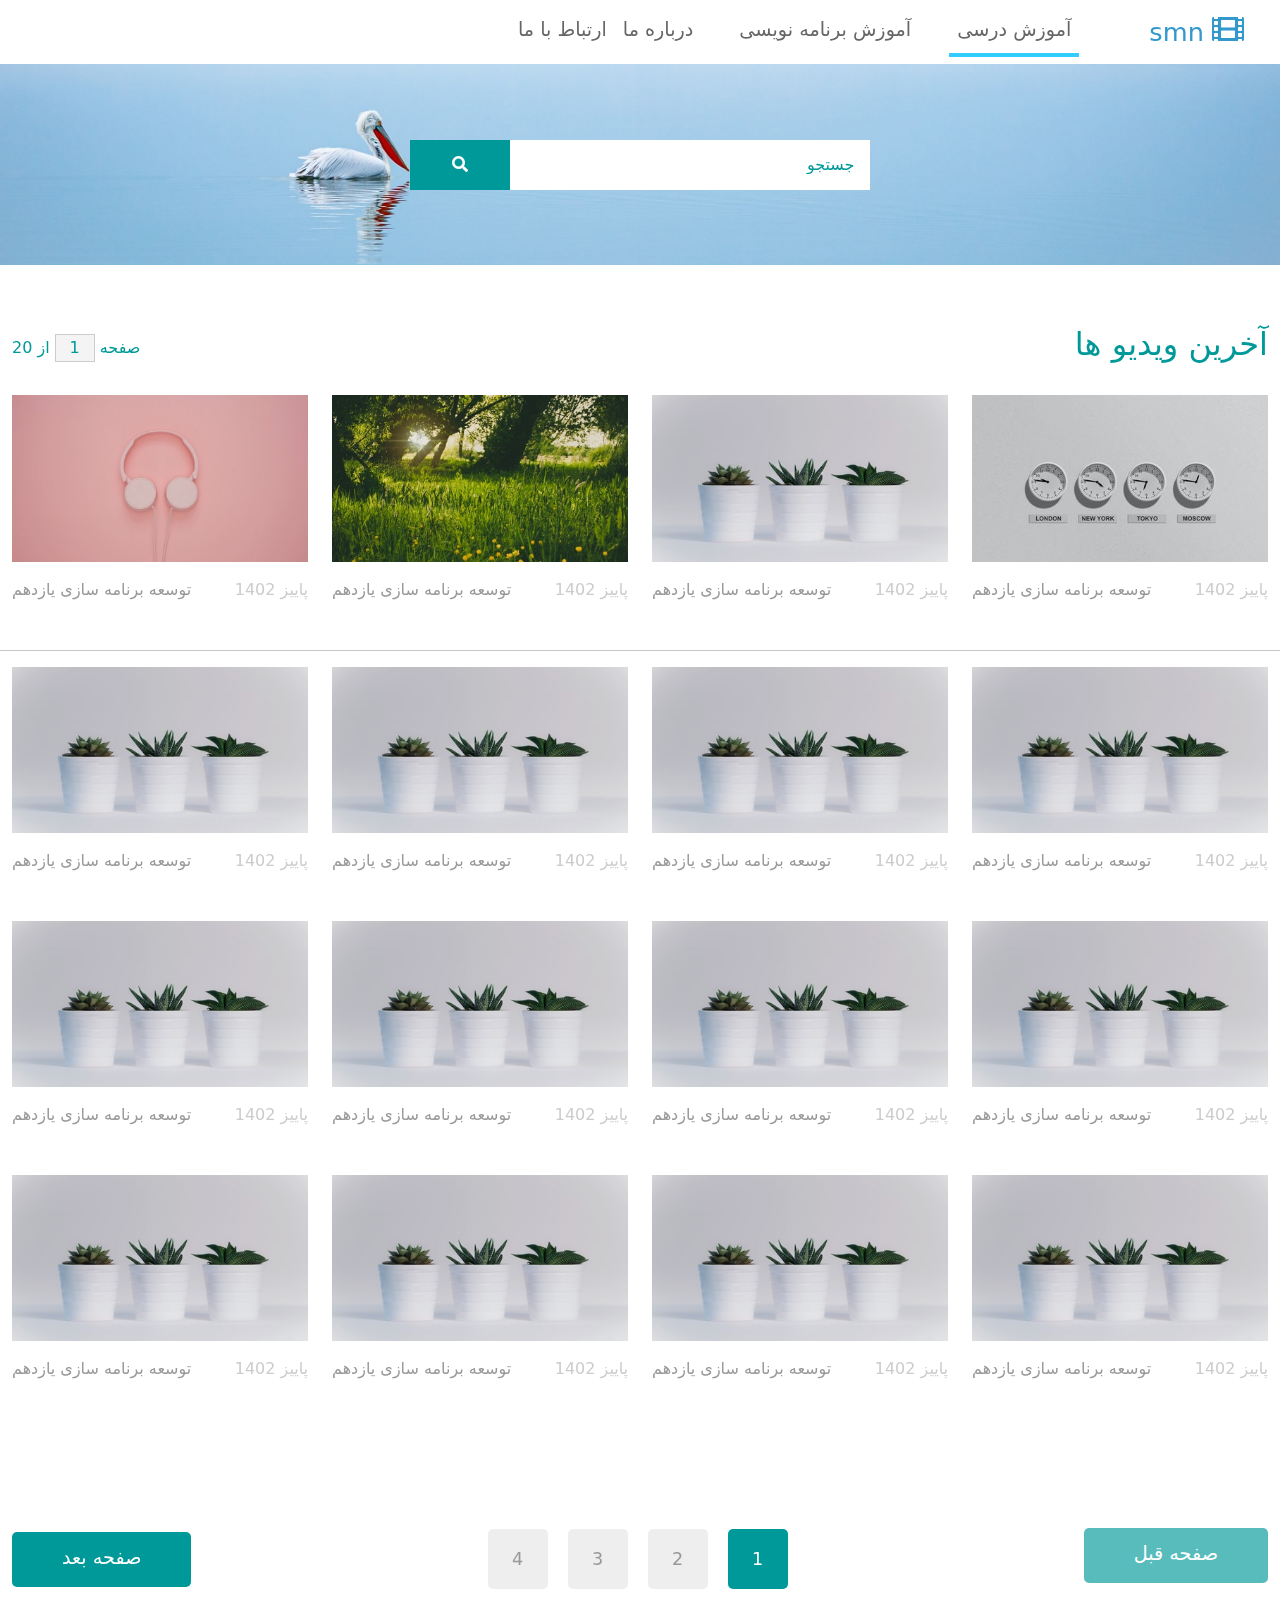
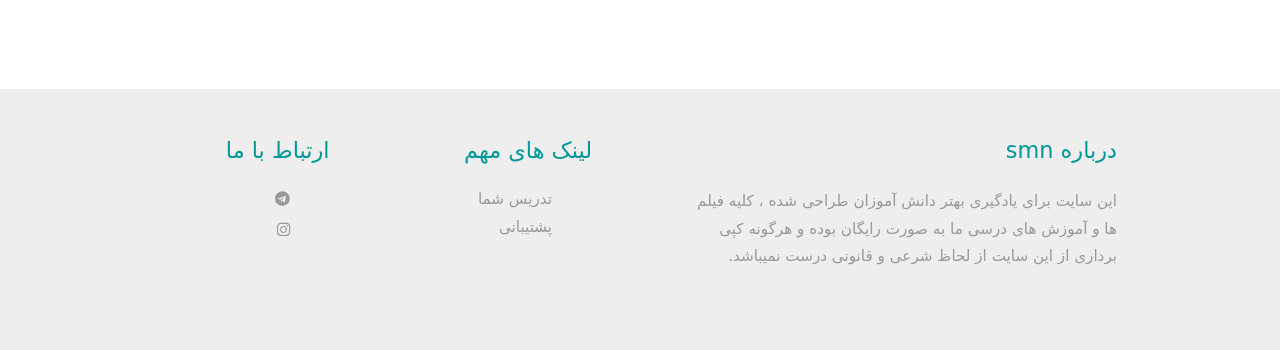
<file: index.html>
<!DOCTYPE html>
<html lang="fa">
<head>
    <meta charset="UTF-8">
    <meta name="viewport" content="width=device-width, initial-scale=1.0">
    <title>smn</title>
    <link rel="stylesheet" href="css/bootstrap.min.css">
    <link rel="stylesheet" href="fontawesome/css/all.min.css">
    <link rel="stylesheet" href="css/templatemo-style.css">
<!--
    
TemplateMo 556 Catalog-Z

https://templatemo.com/tm-556-catalog-z

-->
</head>
<body>
    <!-- Page Loader -->
    <div id="loader-wrapper">
        <div id="loader"></div>

        <div class="loader-section section-left"></div>
        <div class="loader-section section-right"></div>

    </div>
    <nav class="navbar navbar-expand-lg">
        <div class="container-fluid">
            <a class="navbar-brand" href="#">
                <i class="fas fa-film mr-2"></i>
                smn
            </a>
            <button class="navbar-toggler" type="button" data-toggle="collapse" data-target="#navbarSupportedContent" aria-controls="navbarSupportedContent" aria-expanded="false" aria-label="Toggle navigation">
                <i class="fas fa-bars"></i>
            </button>
            <div class="collapse navbar-collapse" id="navbarSupportedContent">
            <ul class="navbar-nav ml-auto mb-2 mb-lg-0">
                <li class="nav-item">
                    <a class="nav-link nav-link-1 active" aria-current="page" href="index.html">آموزش درسی</a>
                </li>
                <li class="nav-item">
                    <a class="nav-link nav-link-2" href="videos.html">آموزش برنامه نویسی</a>
                </li>
                <li class="nav-item">
                    <a class="nav-link nav-link-3" href="about.html">درباره ما</a>
                </li>
                <li class="nav-item">
                    <a class="nav-link nav-link-4" href="contact.html">ارتباط با ما</a>
                </li>
            </ul>
            </div>
        </div>
    </nav>

    <div class="tm-hero d-flex justify-content-center align-items-center" data-parallax="scroll" data-image-src="img/hero.jpg">
        <form class="d-flex tm-search-form">
            <input class="form-control tm-search-input" type="search" placeholder="جستجو" aria-label="Search">
            <button class="btn btn-outline-success tm-search-btn" type="submit">
                <i class="fas fa-search"></i>
            </button>
        </form>
    </div>

    <div class="container-fluid tm-container-content tm-mt-60">
        <div class="row mb-4">
            <h2 class="col-6 tm-text-primary">
                آخرین ویدیو ها
            </h2>
            <div class="col-6 d-flex justify-content-end align-items-center">
                <form action="" class="tm-text-primary">
                    صفحه <input type="text" value="1" size="1" class="tm-input-paging tm-text-primary"> از 20
                </form>
            </div>
        </div>
        <div class="row tm-mb-90 tm-gallery">
        	<div class="col-xl-3 col-lg-4 col-md-6 col-sm-6 col-12 mb-5">
                <figure class="effect-ming tm-video-item">
                    <img src="img/img-03.jpg" alt="Image" class="img-fluid">
                    <figcaption class="d-flex align-items-center justify-content-center">
                        <h2>پودمان1 کارگاه1</h2>
                        <a href="photo-detail.html">جزئیات بیشتر</a>
                    </figcaption>                    
                </figure>
                <div class="d-flex justify-content-between tm-text-gray">
                    <span class="tm-text-gray-light">پاییز 1402</span>
                    <span>توسعه برنامه سازی یازدهم</span>
                </div>
            </div>
            <div class="col-xl-3 col-lg-4 col-md-6 col-sm-6 col-12 mb-5">
                <figure class="effect-ming tm-video-item">
                    <img src="img/img-04.jpg" alt="Image" class="img-fluid">
                    <figcaption class="d-flex align-items-center justify-content-center">
                        <h2>پودمان1 کارگاه2</h2>
                        <a href="photo-detail.html">جزئیات بیشتر</a>
                    </figcaption>                    
                </figure>
                <div class="d-flex justify-content-between tm-text-gray">
                    <span class="tm-text-gray-light">پاییز 1402</span>
                    <span>توسعه برنامه سازی یازدهم</span>
                </div>
            </div>
            <div class="col-xl-3 col-lg-4 col-md-6 col-sm-6 col-12 mb-5">
                <figure class="effect-ming tm-video-item">
                    <img src="img/img-05.jpg" alt="Image" class="img-fluid">
                    <figcaption class="d-flex align-items-center justify-content-center">
                        <h2>پودمان1 کارگاه3</h2>
                        <a href="photo-detail.html">جزئیات بیشتر</a>
                    </figcaption>                    
                </figure>
                <div class="d-flex justify-content-between tm-text-gray">
                    <span class="tm-text-gray-light">پاییز 1402</span>
                    <span>توسعه برنامه سازی یازدهم</span>
                </div>
            </div>
            <div class="col-xl-3 col-lg-4 col-md-6 col-sm-6 col-12 mb-5">
                <figure class="effect-ming tm-video-item">
                    <img src="img/img-06.jpg" alt="Image" class="img-fluid">
                    <figcaption class="d-flex align-items-center justify-content-center">
                        <h2>پودمان1 کارگاه4</h2>
                        <a href="photo-detail.html">جزئیات بیشتر</a>
                    </figcaption>                    
                </figure>
                <div class="d-flex justify-content-between tm-text-gray">
                    <span class="tm-text-gray-light">پاییز 1402</span>
                    <span>توسعه برنامه سازی یازدهم</span>
                </div>
            </div>

           <hr>

            
            
            <div class="col-xl-3 col-lg-4 col-md-6 col-sm-6 col-12 mb-5">
                <figure class="effect-ming tm-video-item">
                    <img src="img/img-04.jpg" alt="Image" class="img-fluid">
                    <figcaption class="d-flex align-items-center justify-content-center">
                        <h2>پودمان1 کارگاه2</h2>
                        <a href="photo-detail.html">جزئیات بیشتر</a>
                    </figcaption>                    
                </figure>
                <div class="d-flex justify-content-between tm-text-gray">
                    <span class="tm-text-gray-light">پاییز 1402</span>
                    <span>توسعه برنامه سازی یازدهم</span>
                </div>
            </div>
            <div class="col-xl-3 col-lg-4 col-md-6 col-sm-6 col-12 mb-5">
                <figure class="effect-ming tm-video-item">
                    <img src="img/img-04.jpg" alt="Image" class="img-fluid">
                    <figcaption class="d-flex align-items-center justify-content-center">
                        <h2>پودمان1 کارگاه2</h2>
                        <a href="photo-detail.html">جزئیات بیشتر</a>
                    </figcaption>                    
                </figure>
                <div class="d-flex justify-content-between tm-text-gray">
                    <span class="tm-text-gray-light">پاییز 1402</span>
                    <span>توسعه برنامه سازی یازدهم</span>
                </div>
            </div>
            <div class="col-xl-3 col-lg-4 col-md-6 col-sm-6 col-12 mb-5">
                <figure class="effect-ming tm-video-item">
                    <img src="img/img-04.jpg" alt="Image" class="img-fluid">
                    <figcaption class="d-flex align-items-center justify-content-center">
                        <h2>پودمان1 کارگاه2</h2>
                        <a href="photo-detail.html">جزئیات بیشتر</a>
                    </figcaption>                    
                </figure>
                <div class="d-flex justify-content-between tm-text-gray">
                    <span class="tm-text-gray-light">پاییز 1402</span>
                    <span>توسعه برنامه سازی یازدهم</span>
                </div>
            </div>
            <div class="col-xl-3 col-lg-4 col-md-6 col-sm-6 col-12 mb-5">
                <figure class="effect-ming tm-video-item">
                    <img src="img/img-04.jpg" alt="Image" class="img-fluid">
                    <figcaption class="d-flex align-items-center justify-content-center">
                        <h2>پودمان1 کارگاه2</h2>
                        <a href="photo-detail.html">جزئیات بیشتر</a>
                    </figcaption>                    
                </figure>
                <div class="d-flex justify-content-between tm-text-gray">
                    <span class="tm-text-gray-light">پاییز 1402</span>
                    <span>توسعه برنامه سازی یازدهم</span>
                </div>
            </div>
            <div class="col-xl-3 col-lg-4 col-md-6 col-sm-6 col-12 mb-5">
                <figure class="effect-ming tm-video-item">
                    <img src="img/img-04.jpg" alt="Image" class="img-fluid">
                    <figcaption class="d-flex align-items-center justify-content-center">
                        <h2>پودمان1 کارگاه2</h2>
                        <a href="photo-detail.html">جزئیات بیشتر</a>
                    </figcaption>                    
                </figure>
                <div class="d-flex justify-content-between tm-text-gray">
                    <span class="tm-text-gray-light">پاییز 1402</span>
                    <span>توسعه برنامه سازی یازدهم</span>
                </div>
            </div>
            <div class="col-xl-3 col-lg-4 col-md-6 col-sm-6 col-12 mb-5">
                <figure class="effect-ming tm-video-item">
                    <img src="img/img-04.jpg" alt="Image" class="img-fluid">
                    <figcaption class="d-flex align-items-center justify-content-center">
                        <h2>پودمان1 کارگاه2</h2>
                        <a href="photo-detail.html">جزئیات بیشتر</a>
                    </figcaption>                    
                </figure>
                <div class="d-flex justify-content-between tm-text-gray">
                    <span class="tm-text-gray-light">پاییز 1402</span>
                    <span>توسعه برنامه سازی یازدهم</span>
                </div>
            </div>
            <div class="col-xl-3 col-lg-4 col-md-6 col-sm-6 col-12 mb-5">
                <figure class="effect-ming tm-video-item">
                    <img src="img/img-04.jpg" alt="Image" class="img-fluid">
                    <figcaption class="d-flex align-items-center justify-content-center">
                        <h2>پودمان1 کارگاه2</h2>
                        <a href="photo-detail.html">جزئیات بیشتر</a>
                    </figcaption>                    
                </figure>
                <div class="d-flex justify-content-between tm-text-gray">
                    <span class="tm-text-gray-light">پاییز 1402</span>
                    <span>توسعه برنامه سازی یازدهم</span>
                </div>
            </div>
            <div class="col-xl-3 col-lg-4 col-md-6 col-sm-6 col-12 mb-5">
                <figure class="effect-ming tm-video-item">
                    <img src="img/img-04.jpg" alt="Image" class="img-fluid">
                    <figcaption class="d-flex align-items-center justify-content-center">
                        <h2>پودمان1 کارگاه2</h2>
                        <a href="photo-detail.html">جزئیات بیشتر</a>
                    </figcaption>                    
                </figure>
                <div class="d-flex justify-content-between tm-text-gray">
                    <span class="tm-text-gray-light">پاییز 1402</span>
                    <span>توسعه برنامه سازی یازدهم</span>
                </div>
            </div>
            <div class="col-xl-3 col-lg-4 col-md-6 col-sm-6 col-12 mb-5">
                <figure class="effect-ming tm-video-item">
                    <img src="img/img-04.jpg" alt="Image" class="img-fluid">
                    <figcaption class="d-flex align-items-center justify-content-center">
                        <h2>پودمان1 کارگاه2</h2>
                        <a href="photo-detail.html">جزئیات بیشتر</a>
                    </figcaption>                    
                </figure>
                <div class="d-flex justify-content-between tm-text-gray">
                    <span class="tm-text-gray-light">پاییز 1402</span>
                    <span>توسعه برنامه سازی یازدهم</span>
                </div>
            </div>
            <div class="col-xl-3 col-lg-4 col-md-6 col-sm-6 col-12 mb-5">
                <figure class="effect-ming tm-video-item">
                    <img src="img/img-04.jpg" alt="Image" class="img-fluid">
                    <figcaption class="d-flex align-items-center justify-content-center">
                        <h2>پودمان1 کارگاه2</h2>
                        <a href="photo-detail.html">جزئیات بیشتر</a>
                    </figcaption>                    
                </figure>
                <div class="d-flex justify-content-between tm-text-gray">
                    <span class="tm-text-gray-light">پاییز 1402</span>
                    <span>توسعه برنامه سازی یازدهم</span>
                </div>
            </div>
            <div class="col-xl-3 col-lg-4 col-md-6 col-sm-6 col-12 mb-5">
                <figure class="effect-ming tm-video-item">
                    <img src="img/img-04.jpg" alt="Image" class="img-fluid">
                    <figcaption class="d-flex align-items-center justify-content-center">
                        <h2>پودمان1 کارگاه2</h2>
                        <a href="photo-detail.html">جزئیات بیشتر</a>
                    </figcaption>                    
                </figure>
                <div class="d-flex justify-content-between tm-text-gray">
                    <span class="tm-text-gray-light">پاییز 1402</span>
                    <span>توسعه برنامه سازی یازدهم</span>
                </div>
            </div>
            <div class="col-xl-3 col-lg-4 col-md-6 col-sm-6 col-12 mb-5">
                <figure class="effect-ming tm-video-item">
                    <img src="img/img-04.jpg" alt="Image" class="img-fluid">
                    <figcaption class="d-flex align-items-center justify-content-center">
                        <h2>پودمان1 کارگاه2</h2>
                        <a href="photo-detail.html">جزئیات بیشتر</a>
                    </figcaption>                    
                </figure>
                <div class="d-flex justify-content-between tm-text-gray">
                    <span class="tm-text-gray-light">پاییز 1402</span>
                    <span>توسعه برنامه سازی یازدهم</span>
                </div>
            </div>         
        </div> <!-- row -->
        <div class="row tm-mb-90">
            <div class="col-12 d-flex justify-content-between align-items-center tm-paging-col">
                <a href="javascript:void(0);" class="btn btn-primary tm-btn-prev mb-2 disabled">صفحه قبل</a>
                <div class="tm-paging d-flex">
                    <a href="javascript:void(0);" class="active tm-paging-link">1</a>
                    <a href="javascript:void(2);" class="tm-paging-link">2</a>
                    <a href="javascript:void(0);" class="tm-paging-link">3</a>
                    <a href="javascript:void(0);" class="tm-paging-link">4</a>
                </div>
                <a href="javascript:void(0);" class="btn btn-primary tm-btn-next">صفحه بعد</a>
            </div>            
        </div>
    </div> <!-- container-fluid, tm-container-content -->

    <footer class="tm-bg-gray pt-5 pb-3 tm-text-gray tm-footer">
        <div class="container-fluid tm-container-small">
            <div class="row">
                <div class="col-lg-6 col-md-12 col-12 px-5 mb-5">
                    <h3 class="tm-text-primary mb-4 tm-footer-title">درباره smn</h3>
                    <p>این سایت برای یادگیری بهتر دانش آموزان طراحی شده ، کلیه فیلم ها و آموزش های درسی ما به صورت رایگان  بوده و هرگونه کپی برداری از این سایت از لحاظ شرعی و قانونی درست نمیباشد.</p>
                </div>
                <div class="col-lg-3 col-md-6 col-sm-6 col-12 px-5 mb-5">
                    <h3 class="tm-text-primary mb-4 tm-footer-title">لینک های مهم</h3>
                    <ul class="tm-footer-links pl-0">
                        <li><a href="#">تدریس شما</a></li>
                        <li><a href="#">پشتیبانی</a></li>
                    </ul>
                </div>
                <div class="col-lg-3 col-md-6 col-sm-6 col-12 px-5 mb-5">
                    <h3 class="tm-text-primary mb-4 tm-footer-title">ارتباط با ما</h3>
                    <ul class="tm-footer-links pl-0">
                        <li class="mb-2"><a href="https://t.me/smn78_channel"><i class="fab fa-telegram"></i></a></li>
                        <li class="mb-2"><a href="https://instagram.com/s.mohammad.n1378?igshid=MzNlNGNkZWQ4Mg=="><i class="fab fa-instagram"></i></a></li>
                    </ul>
                </div>
            </div>
        </div>
    </footer>
    
    <script src="js/plugins.js"></script>
    <script>
        $(window).on("load", function() {
            $('body').addClass('loaded');
        });
    </script>
</body>
</html>
</file>
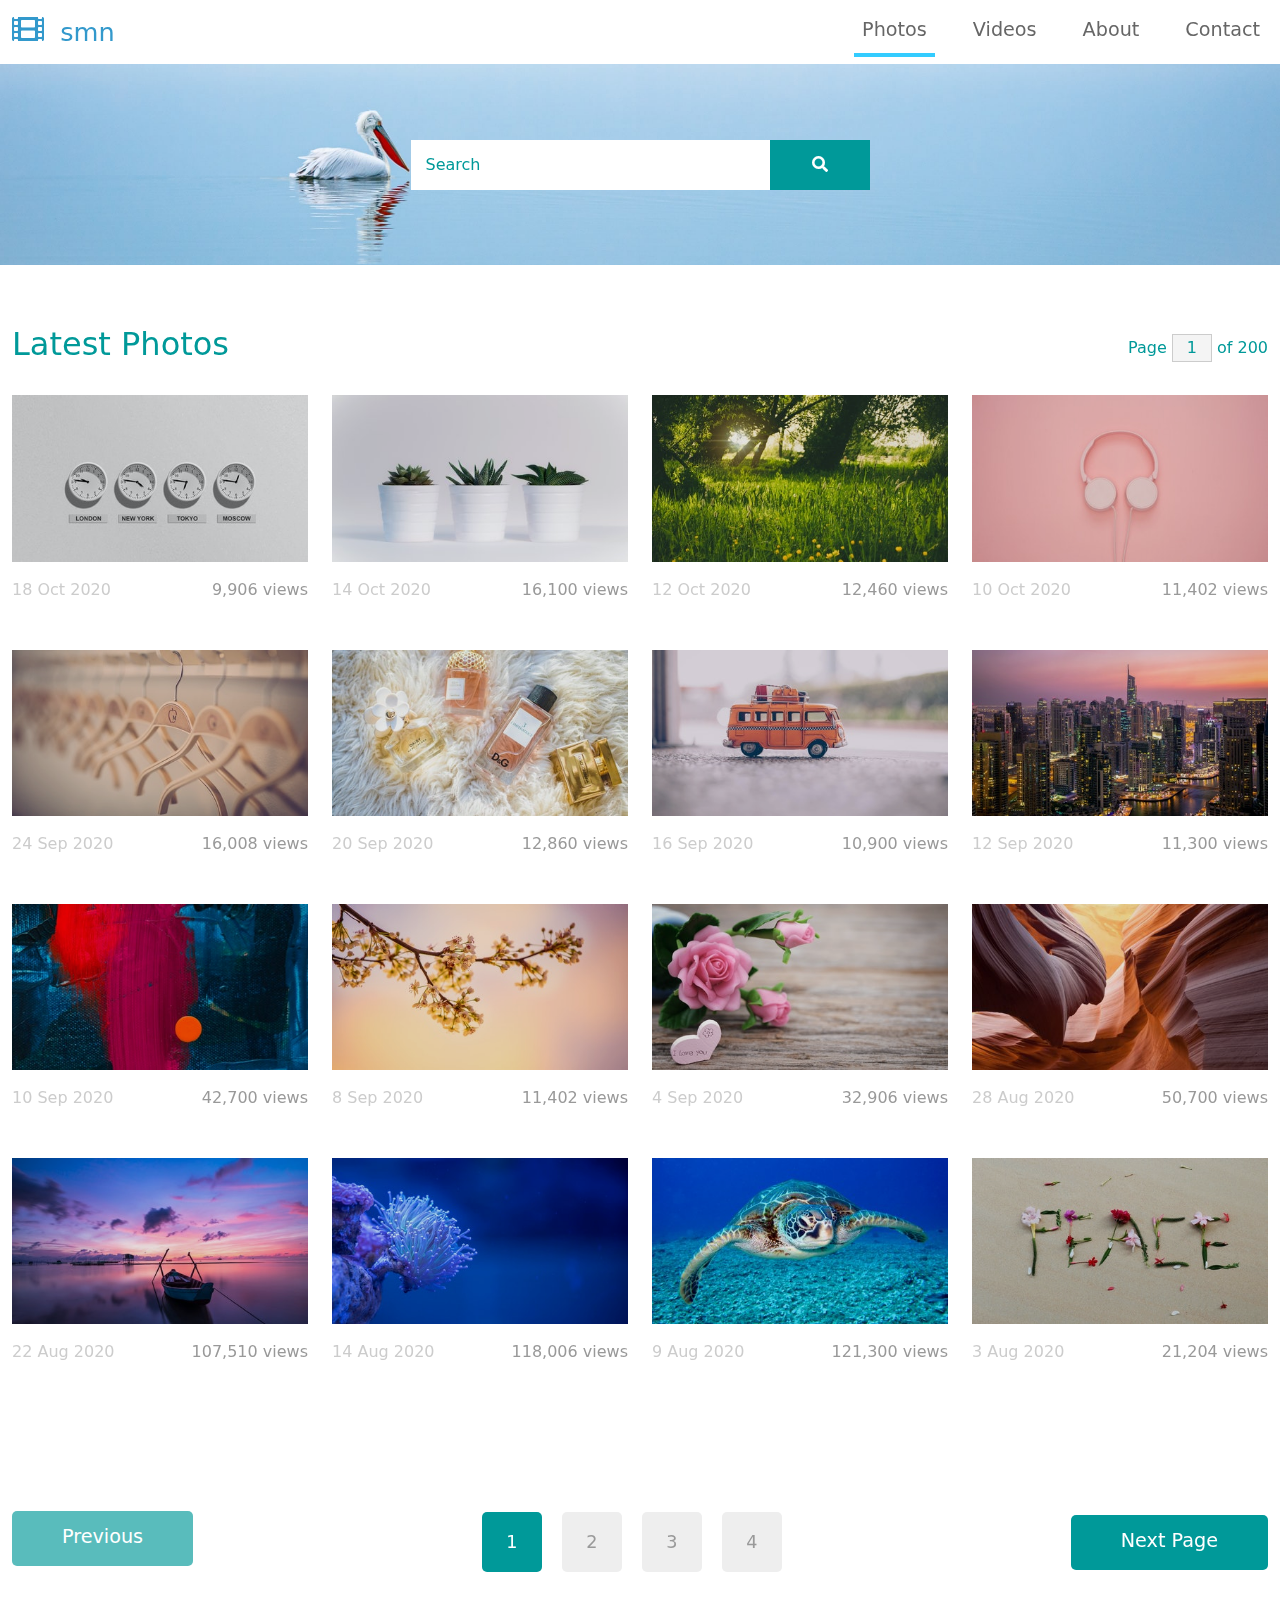
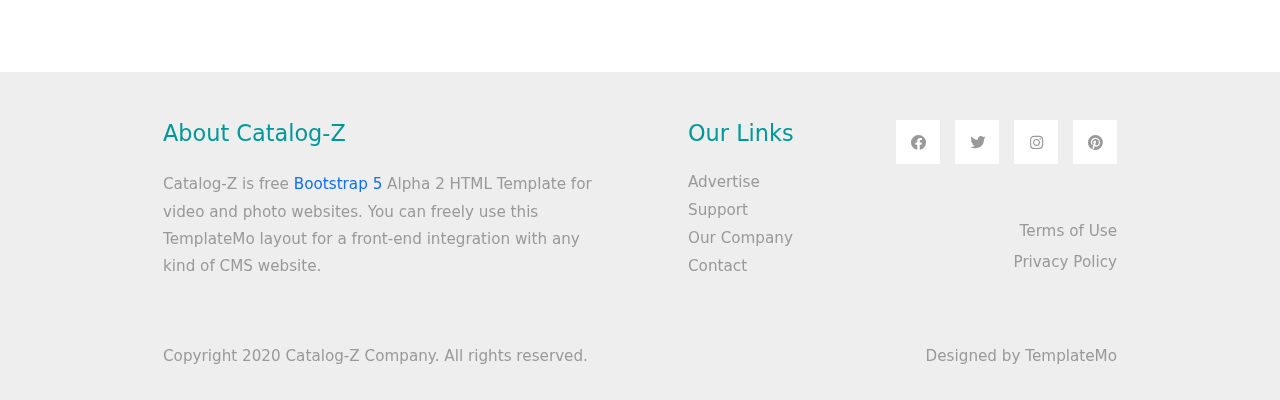
<file: templatemo_556_catalog_z/index.html>
<!DOCTYPE html>
<html lang="en">
<head>
    <meta charset="UTF-8">
    <meta name="viewport" content="width=device-width, initial-scale=1.0">
    <title>Catalog-Z Bootstrap 5.0 HTML Template</title>
    <link rel="stylesheet" href="css/bootstrap.min.css">
    <link rel="stylesheet" href="fontawesome/css/all.min.css">
    <link rel="stylesheet" href="css/templatemo-style.css">
<!--
    
TemplateMo 556 Catalog-Z

https://templatemo.com/tm-556-catalog-z

-->
</head>
<body>
    <!-- Page Loader -->
    <div id="loader-wrapper">
        <div id="loader"></div>

        <div class="loader-section section-left"></div>
        <div class="loader-section section-right"></div>

    </div>
    <nav class="navbar navbar-expand-lg">
        <div class="container-fluid">
            <a class="navbar-brand" href="#">
                <i class="fas fa-film mr-2"></i>
                smn
            </a>
            <button class="navbar-toggler" type="button" data-toggle="collapse" data-target="#navbarSupportedContent" aria-controls="navbarSupportedContent" aria-expanded="false" aria-label="Toggle navigation">
                <i class="fas fa-bars"></i>
            </button>
            <div class="collapse navbar-collapse" id="navbarSupportedContent">
            <ul class="navbar-nav ml-auto mb-2 mb-lg-0">
                <li class="nav-item">
                    <a class="nav-link nav-link-1 active" aria-current="page" href="index.html">Photos</a>
                </li>
                <li class="nav-item">
                    <a class="nav-link nav-link-2" href="videos.html">Videos</a>
                </li>
                <li class="nav-item">
                    <a class="nav-link nav-link-3" href="about.html">About</a>
                </li>
                <li class="nav-item">
                    <a class="nav-link nav-link-4" href="contact.html">Contact</a>
                </li>
            </ul>
            </div>
        </div>
    </nav>

    <div class="tm-hero d-flex justify-content-center align-items-center" data-parallax="scroll" data-image-src="img/hero.jpg">
        <form class="d-flex tm-search-form">
            <input class="form-control tm-search-input" type="search" placeholder="Search" aria-label="Search">
            <button class="btn btn-outline-success tm-search-btn" type="submit">
                <i class="fas fa-search"></i>
            </button>
        </form>
    </div>

    <div class="container-fluid tm-container-content tm-mt-60">
        <div class="row mb-4">
            <h2 class="col-6 tm-text-primary">
                Latest Photos
            </h2>
            <div class="col-6 d-flex justify-content-end align-items-center">
                <form action="" class="tm-text-primary">
                    Page <input type="text" value="1" size="1" class="tm-input-paging tm-text-primary"> of 200
                </form>
            </div>
        </div>
        <div class="row tm-mb-90 tm-gallery">
        	<div class="col-xl-3 col-lg-4 col-md-6 col-sm-6 col-12 mb-5">
                <figure class="effect-ming tm-video-item">
                    <img src="img/img-03.jpg" alt="Image" class="img-fluid">
                    <figcaption class="d-flex align-items-center justify-content-center">
                        <h2>Clocks</h2>
                        <a href="photo-detail.html">View more</a>
                    </figcaption>                    
                </figure>
                <div class="d-flex justify-content-between tm-text-gray">
                    <span class="tm-text-gray-light">18 Oct 2020</span>
                    <span>9,906 views</span>
                </div>
            </div>
            <div class="col-xl-3 col-lg-4 col-md-6 col-sm-6 col-12 mb-5">
                <figure class="effect-ming tm-video-item">
                    <img src="img/img-04.jpg" alt="Image" class="img-fluid">
                    <figcaption class="d-flex align-items-center justify-content-center">
                        <h2>Plants</h2>
                        <a href="photo-detail.html">View more</a>
                    </figcaption>                    
                </figure>
                <div class="d-flex justify-content-between tm-text-gray">
                    <span class="tm-text-gray-light">14 Oct 2020</span>
                    <span>16,100 views</span>
                </div>
            </div>
            <div class="col-xl-3 col-lg-4 col-md-6 col-sm-6 col-12 mb-5">
                <figure class="effect-ming tm-video-item">
                    <img src="img/img-05.jpg" alt="Image" class="img-fluid">
                    <figcaption class="d-flex align-items-center justify-content-center">
                        <h2>Morning</h2>
                        <a href="photo-detail.html">View more</a>
                    </figcaption>                    
                </figure>
                <div class="d-flex justify-content-between tm-text-gray">
                    <span class="tm-text-gray-light">12 Oct 2020</span>
                    <span>12,460 views</span>
                </div>
            </div>
            <div class="col-xl-3 col-lg-4 col-md-6 col-sm-6 col-12 mb-5">
                <figure class="effect-ming tm-video-item">
                    <img src="img/img-06.jpg" alt="Image" class="img-fluid">
                    <figcaption class="d-flex align-items-center justify-content-center">
                        <h2>Pinky</h2>
                        <a href="photo-detail.html">View more</a>
                    </figcaption>                    
                </figure>
                <div class="d-flex justify-content-between tm-text-gray">
                    <span class="tm-text-gray-light">10 Oct 2020</span>
                    <span>11,402 views</span>
                </div>
            </div>
            
            <div class="col-xl-3 col-lg-4 col-md-6 col-sm-6 col-12 mb-5">
                <figure class="effect-ming tm-video-item">
                    <img src="img/img-01.jpg" alt="Image" class="img-fluid">
                    <figcaption class="d-flex align-items-center justify-content-center">
                        <h2>Hangers</h2>
                        <a href="photo-detail.html">View more</a>
                    </figcaption>                    
                </figure>
                <div class="d-flex justify-content-between tm-text-gray">
                    <span class="tm-text-gray-light">24 Sep 2020</span>
                    <span>16,008 views</span>
                </div>
            </div>
            <div class="col-xl-3 col-lg-4 col-md-6 col-sm-6 col-12 mb-5">
                <figure class="effect-ming tm-video-item">
                    <img src="img/img-02.jpg" alt="Image" class="img-fluid">
                    <figcaption class="d-flex align-items-center justify-content-center">
                        <h2>Perfumes</h2>
                        <a href="photo-detail.html">View more</a>
                    </figcaption>                    
                </figure>
                <div class="d-flex justify-content-between tm-text-gray">
                    <span class="tm-text-gray-light">20 Sep 2020</span>
                    <span>12,860 views</span>
                </div>
            </div>
            <div class="col-xl-3 col-lg-4 col-md-6 col-sm-6 col-12 mb-5">
                <figure class="effect-ming tm-video-item">
                    <img src="img/img-07.jpg" alt="Image" class="img-fluid">
                    <figcaption class="d-flex align-items-center justify-content-center">
                        <h2>Bus</h2>
                        <a href="photo-detail.html">View more</a>
                    </figcaption>                    
                </figure>
                <div class="d-flex justify-content-between tm-text-gray">
                    <span class="tm-text-gray-light">16 Sep 2020</span>
                    <span>10,900 views</span>
                </div>
            </div>
            <div class="col-xl-3 col-lg-4 col-md-6 col-sm-6 col-12 mb-5">
                <figure class="effect-ming tm-video-item">
                    <img src="img/img-08.jpg" alt="Image" class="img-fluid">
                    <figcaption class="d-flex align-items-center justify-content-center">
                        <h2>New York</h2>
                        <a href="photo-detail.html">View more</a>
                    </figcaption>                    
                </figure>
                <div class="d-flex justify-content-between tm-text-gray">
                    <span class="tm-text-gray-light">12 Sep 2020</span>
                    <span>11,300 views</span>
                </div>
            </div>
            <div class="col-xl-3 col-lg-4 col-md-6 col-sm-6 col-12 mb-5">
                <figure class="effect-ming tm-video-item">
                    <img src="img/img-09.jpg" alt="Image" class="img-fluid">
                    <figcaption class="d-flex align-items-center justify-content-center">
                        <h2>Abstract</h2>
                        <a href="photo-detail.html">View more</a>
                    </figcaption>                    
                </figure>
                <div class="d-flex justify-content-between tm-text-gray">
                    <span class="tm-text-gray-light">10 Sep 2020</span>
                    <span>42,700 views</span>
                </div>
            </div>
            <div class="col-xl-3 col-lg-4 col-md-6 col-sm-6 col-12 mb-5">
                <figure class="effect-ming tm-video-item">
                    <img src="img/img-10.jpg" alt="Image" class="img-fluid">
                    <figcaption class="d-flex align-items-center justify-content-center">
                        <h2>Flowers</h2>
                        <a href="photo-detail.html">View more</a>
                    </figcaption>                    
                </figure>
                <div class="d-flex justify-content-between tm-text-gray">
                    <span class="tm-text-gray-light">8 Sep 2020</span>
                    <span>11,402 views</span>
                </div>
            </div>
            <div class="col-xl-3 col-lg-4 col-md-6 col-sm-6 col-12 mb-5">
                <figure class="effect-ming tm-video-item">
                    <img src="img/img-11.jpg" alt="Image" class="img-fluid">
                    <figcaption class="d-flex align-items-center justify-content-center">
                        <h2>Rosy</h2>
                        <a href="photo-detail.html">View more</a>
                    </figcaption>                    
                </figure>
                <div class="d-flex justify-content-between tm-text-gray">
                    <span class="tm-text-gray-light">4 Sep 2020</span>
                    <span>32,906 views</span>
                </div>
            </div>
            <div class="col-xl-3 col-lg-4 col-md-6 col-sm-6 col-12 mb-5">
                <figure class="effect-ming tm-video-item">
                    <img src="img/img-12.jpg" alt="Image" class="img-fluid">
                    <figcaption class="d-flex align-items-center justify-content-center">
                        <h2>Rocki</h2>
                        <a href="photo-detail.html">View more</a>
                    </figcaption>                    
                </figure>
                <div class="d-flex justify-content-between tm-text-gray">
                    <span class="tm-text-gray-light">28 Aug 2020</span>
                    <span>50,700 views</span>
                </div>
            </div>
            <div class="col-xl-3 col-lg-4 col-md-6 col-sm-6 col-12 mb-5">
                <figure class="effect-ming tm-video-item">
                    <img src="img/img-13.jpg" alt="Image" class="img-fluid">
                    <figcaption class="d-flex align-items-center justify-content-center">
                        <h2>Purple</h2>
                        <a href="photo-detail.html">View more</a>
                    </figcaption>                    
                </figure>
                <div class="d-flex justify-content-between tm-text-gray">
                    <span class="tm-text-gray-light">22 Aug 2020</span>
                    <span>107,510 views</span>
                </div>
            </div>
            <div class="col-xl-3 col-lg-4 col-md-6 col-sm-6 col-12 mb-5">
                <figure class="effect-ming tm-video-item">
                    <img src="img/img-14.jpg" alt="Image" class="img-fluid">
                    <figcaption class="d-flex align-items-center justify-content-center">
                        <h2>Sea</h2>
                        <a href="photo-detail.html">View more</a>
                    </figcaption>                    
                </figure>
                <div class="d-flex justify-content-between tm-text-gray">
                    <span class="tm-text-gray-light">14 Aug 2020</span>
                    <span>118,006 views</span>
                </div>
            </div>
            <div class="col-xl-3 col-lg-4 col-md-6 col-sm-6 col-12 mb-5">
                <figure class="effect-ming tm-video-item">
                    <img src="img/img-15.jpg" alt="Image" class="img-fluid">
                    <figcaption class="d-flex align-items-center justify-content-center">
                        <h2>Turtle</h2>
                        <a href="photo-detail.html">View more</a>
                    </figcaption>                    
                </figure>
                <div class="d-flex justify-content-between tm-text-gray">
                    <span class="tm-text-gray-light">9 Aug 2020</span>
                    <span>121,300 views</span>
                </div>
            </div>
            <div class="col-xl-3 col-lg-4 col-md-6 col-sm-6 col-12 mb-5">
                <figure class="effect-ming tm-video-item">
                    <img src="img/img-16.jpg" alt="Image" class="img-fluid">
                    <figcaption class="d-flex align-items-center justify-content-center">
                        <h2>Peace</h2>
                        <a href="photo-detail.html">View more</a>
                    </figcaption>                    
                </figure>
                <div class="d-flex justify-content-between tm-text-gray">
                    <span class="tm-text-gray-light">3 Aug 2020</span>
                    <span>21,204 views</span>
                </div>
            </div>         
        </div> <!-- row -->
        <div class="row tm-mb-90">
            <div class="col-12 d-flex justify-content-between align-items-center tm-paging-col">
                <a href="javascript:void(0);" class="btn btn-primary tm-btn-prev mb-2 disabled">Previous</a>
                <div class="tm-paging d-flex">
                    <a href="javascript:void(0);" class="active tm-paging-link">1</a>
                    <a href="javascript:void(0);" class="tm-paging-link">2</a>
                    <a href="javascript:void(0);" class="tm-paging-link">3</a>
                    <a href="javascript:void(0);" class="tm-paging-link">4</a>
                </div>
                <a href="javascript:void(0);" class="btn btn-primary tm-btn-next">Next Page</a>
            </div>            
        </div>
    </div> <!-- container-fluid, tm-container-content -->

    <footer class="tm-bg-gray pt-5 pb-3 tm-text-gray tm-footer">
        <div class="container-fluid tm-container-small">
            <div class="row">
                <div class="col-lg-6 col-md-12 col-12 px-5 mb-5">
                    <h3 class="tm-text-primary mb-4 tm-footer-title">About Catalog-Z</h3>
                    <p>Catalog-Z is free <a rel="sponsored" href="https://v5.getbootstrap.com/">Bootstrap 5</a> Alpha 2 HTML Template for video and photo websites. You can freely use this TemplateMo layout for a front-end integration with any kind of CMS website.</p>
                </div>
                <div class="col-lg-3 col-md-6 col-sm-6 col-12 px-5 mb-5">
                    <h3 class="tm-text-primary mb-4 tm-footer-title">Our Links</h3>
                    <ul class="tm-footer-links pl-0">
                        <li><a href="#">Advertise</a></li>
                        <li><a href="#">Support</a></li>
                        <li><a href="#">Our Company</a></li>
                        <li><a href="#">Contact</a></li>
                    </ul>
                </div>
                <div class="col-lg-3 col-md-6 col-sm-6 col-12 px-5 mb-5">
                    <ul class="tm-social-links d-flex justify-content-end pl-0 mb-5">
                        <li class="mb-2"><a href="https://facebook.com"><i class="fab fa-facebook"></i></a></li>
                        <li class="mb-2"><a href="https://twitter.com"><i class="fab fa-twitter"></i></a></li>
                        <li class="mb-2"><a href="https://instagram.com"><i class="fab fa-instagram"></i></a></li>
                        <li class="mb-2"><a href="https://pinterest.com"><i class="fab fa-pinterest"></i></a></li>
                    </ul>
                    <a href="#" class="tm-text-gray text-right d-block mb-2">Terms of Use</a>
                    <a href="#" class="tm-text-gray text-right d-block">Privacy Policy</a>
                </div>
            </div>
            <div class="row">
                <div class="col-lg-8 col-md-7 col-12 px-5 mb-3">
                    Copyright 2020 Catalog-Z Company. All rights reserved.
                </div>
                <div class="col-lg-4 col-md-5 col-12 px-5 text-right">
                    Designed by <a href="https://templatemo.com" class="tm-text-gray" rel="sponsored" target="_parent">TemplateMo</a>
                </div>
            </div>
        </div>
    </footer>
    
    <script src="js/plugins.js"></script>
    <script>
        $(window).on("load", function() {
            $('body').addClass('loaded');
        });
    </script>
</body>
</html>
</file>
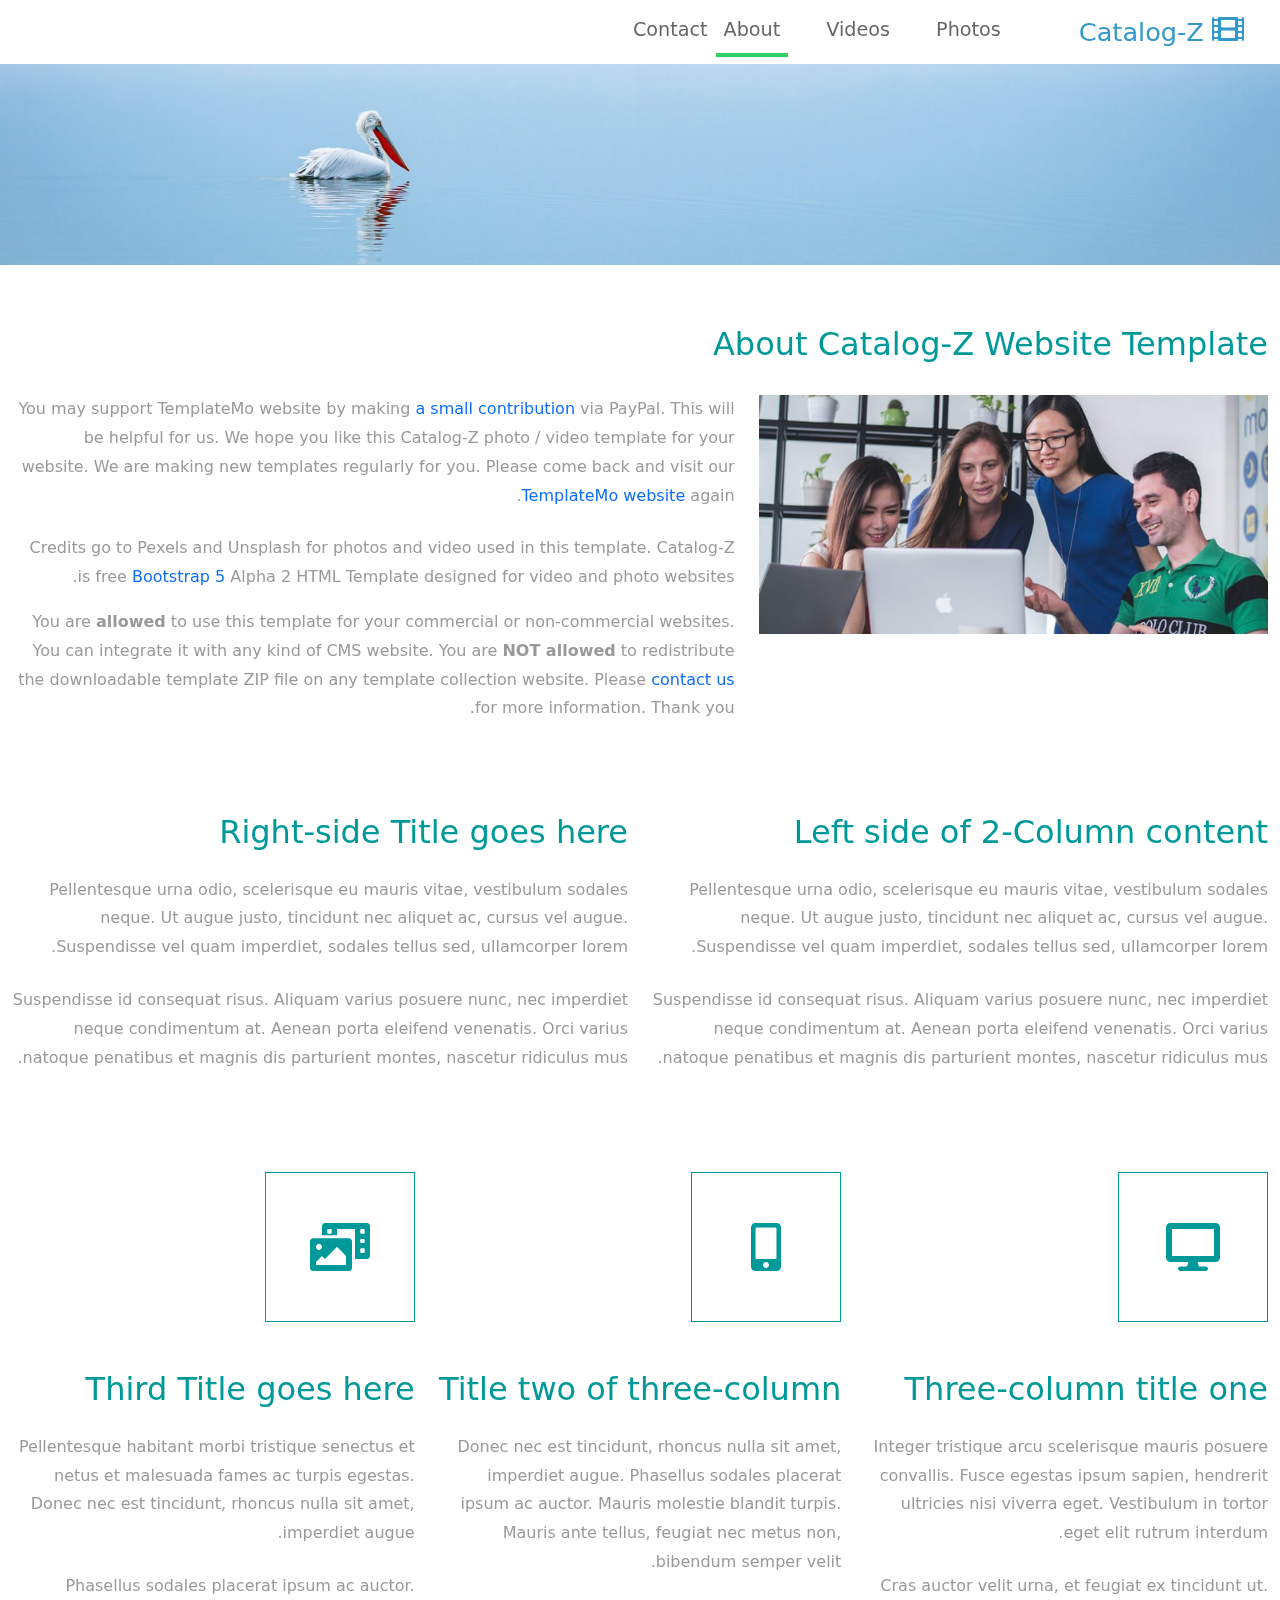
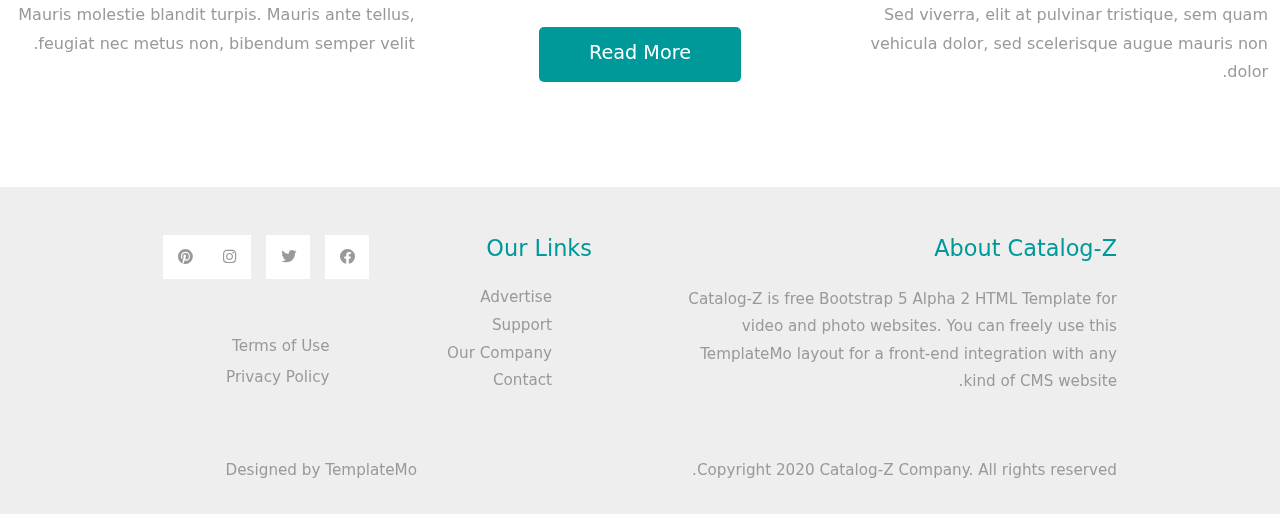
<file: about.html>
<!DOCTYPE html>
<html lang="en">
<head>
    <meta charset="UTF-8">
    <meta name="viewport" content="width=device-width, initial-scale=1.0">
    <title>Catalog-Z About page</title>
    <link rel="stylesheet" href="css/bootstrap.min.css">
    <link rel="stylesheet" href="fontawesome/css/all.min.css">
    <link rel="stylesheet" href="css/templatemo-style.css">
<!--
    
TemplateMo 556 Catalog-Z

https://templatemo.com/tm-556-catalog-z

-->
</head>
<body>
    <!-- Page Loader -->
    <div id="loader-wrapper">
        <div id="loader"></div>

        <div class="loader-section section-left"></div>
        <div class="loader-section section-right"></div>

    </div>
    <nav class="navbar navbar-expand-lg">
        <div class="container-fluid">
            <a class="navbar-brand" href="index.html">
                <i class="fas fa-film mr-2"></i>
                Catalog-Z
            </a>
            <button class="navbar-toggler" type="button" data-toggle="collapse" data-target="#navbarSupportedContent" aria-controls="navbarSupportedContent" aria-expanded="false" aria-label="Toggle navigation">
                <i class="fas fa-bars"></i>
            </button>
            <div class="collapse navbar-collapse" id="navbarSupportedContent">
            <ul class="navbar-nav ml-auto mb-2 mb-lg-0">
                <li class="nav-item">
                    <a class="nav-link nav-link-1" href="index.html">Photos</a>
                </li>
                <li class="nav-item">
                    <a class="nav-link nav-link-2" href="videos.html">Videos</a>
                </li>
                <li class="nav-item">
                    <a class="nav-link nav-link-3 active" aria-current="page" href="about.html">About</a>
                </li>
                <li class="nav-item">
                    <a class="nav-link nav-link-4" href="contact.html">Contact</a>
                </li>
            </ul>
            </div>
        </div>
    </nav>

    <div class="tm-hero d-flex justify-content-center align-items-center" data-parallax="scroll" data-image-src="img/hero.jpg"></div>

    <div class="container-fluid tm-mt-60">
        <div class="row mb-4">
            <h2 class="col-12 tm-text-primary">
                About Catalog-Z Website Template
            </h2>
        </div>
        <div class="row tm-mb-74 tm-row-1640">            
            <div class="col-lg-5 col-md-6 col-12 mb-3">
                <img src="img/about.jpg" alt="Image" class="img-fluid">
            </div>
            <div class="col-lg-7 col-md-6 col-12">
                <div class="tm-about-img-text">
                    <p class="mb-4">
                  You may support TemplateMo website by making <a href="https://paypal.me/templatemo" target="_parent" rel="sponsored">a small contribution</a> via PayPal. This will be helpful for us. We hope you like this Catalog-Z photo / video template for your website. We are making new templates regularly for you. Please come back and visit our <a rel="sponsored" href="https://templatemo.com" target="_parent">TemplateMo website</a> again. </p>
                    <p>
                        Credits go to Pexels and Unsplash for photos and video used in this template. Catalog-Z is free <a rel="sponsored" href="https://v5.getbootstrap.com/">Bootstrap 5</a> Alpha 2 HTML Template designed for video and photo websites.</p> 
                    <p>You are <b>allowed</b> to use this template for your commercial or non-commercial websites. You can integrate it with any kind of CMS website. You are <b>NOT allowed</b> to redistribute the downloadable template ZIP file on any template collection website. Please <a rel="nofollow" href="https://templatemo.com/contact" target="_parent">contact us</a> for more information. Thank you.</p>
                </div>                
            </div>
        </div>
        <div class="row tm-mb-50">
            <div class="col-md-6 col-12">
                <div class="tm-about-2-col">
                    <h2 class="tm-text-primary mb-4">
                        Left side of 2-Column content
                    </h2>
                    <p class="mb-4">
                        Pellentesque urna odio, scelerisque eu mauris vitae, vestibulum sodales neque. Ut augue justo, tincidunt nec aliquet ac, cursus vel augue. Suspendisse vel quam imperdiet, sodales tellus sed, ullamcorper lorem.
                    </p>
                    <p>
                        Suspendisse id consequat risus. Aliquam varius posuere nunc, nec imperdiet neque condimentum at. Aenean porta eleifend venenatis. Orci varius natoque penatibus et magnis dis parturient montes, nascetur ridiculus mus.
                    </p>
                </div>                
            </div> 
            <div class="col-md-6 col-12">
                <div class="tm-about-2-col">
                    <h2 class="tm-text-primary mb-4">
                        Right-side Title goes here
                    </h2>
                    <p class="mb-4">
                        Pellentesque urna odio, scelerisque eu mauris vitae, vestibulum sodales neque. Ut augue justo, tincidunt nec aliquet ac, cursus vel augue. Suspendisse vel quam imperdiet, sodales tellus sed, ullamcorper lorem.
                    </p>
                    <p>
                        Suspendisse id consequat risus. Aliquam varius posuere nunc, nec imperdiet neque condimentum at. Aenean porta eleifend venenatis. Orci varius natoque penatibus et magnis dis parturient montes, nascetur ridiculus mus.
                    </p>
                </div>                
            </div>     
        </div> <!-- row -->
        <div class="row tm-mb-50">
            <div class="col-md-4 col-12">
                <div class="tm-about-3-col">
                    <div class="tm-about-icon-container mb-5">
                        <i class="fas fa-desktop fa-3x tm-text-primary"></i>
                    </div>                
                    <h2 class="tm-text-primary mb-4">Three-column title one</h2>
                    <p class="mb-4">Integer tristique arcu scelerisque mauris posuere convallis. Fusce egestas ipsum sapien, hendrerit ultricies nisi viverra eget. Vestibulum in tortor eget elit rutrum interdum. </p>
                    <p>Cras auctor velit urna, et feugiat ex tincidunt ut. Sed viverra, elit at pulvinar tristique, sem quam vehicula dolor, sed scelerisque augue mauris non dolor.</p>
                </div>                
            </div>
            <div class="col-md-4 col-12">
                <div class="tm-about-3-col">
                    <div class="tm-about-icon-container mb-5">
                        <i class="fas fa-mobile-alt fa-3x tm-text-primary"></i>
                    </div>                
                    <h2 class="tm-text-primary mb-4">Title two of three-column</h2>
                    <p class="tm-mb-50">Donec nec est tincidunt, rhoncus nulla sit amet, imperdiet augue. Phasellus sodales placerat ipsum ac auctor. Mauris molestie blandit turpis. Mauris ante tellus, feugiat nec metus non, bibendum semper velit.</p>                
                    <div class="text-center">
                        <a href="#" class="btn btn-primary">Read More</a>
                    </div>
                </div>                
            </div>
            <div class="col-md-4 col-12">
                <div class="tm-about-3-col">
                    <div class="tm-about-icon-container mb-5">
                        <i class="fas fa-photo-video fa-3x tm-text-primary"></i>
                    </div>                
                    <h2 class="tm-text-primary mb-4">Third Title goes here</h2>
                    <p class="mb-4">Pellentesque habitant morbi tristique senectus et netus et malesuada fames ac turpis egestas. Donec nec est tincidunt, rhoncus nulla sit amet, imperdiet augue. </p>
                    <p>Phasellus sodales placerat ipsum ac auctor. Mauris molestie blandit turpis. Mauris ante tellus, feugiat nec metus non, bibendum semper velit.</p>
                </div>                
            </div>
        </div>
    </div> <!-- container-fluid, tm-container-content -->

    <footer class="tm-bg-gray pt-5 pb-3 tm-text-gray tm-footer">
        <div class="container-fluid tm-container-small">
            <div class="row">
                <div class="col-lg-6 col-md-12 col-12 px-5 mb-5">
                    <h3 class="tm-text-primary mb-4 tm-footer-title">About Catalog-Z</h3>
                    <p>Catalog-Z is free Bootstrap 5 Alpha 2 HTML Template for video and photo websites. You can freely use this TemplateMo layout for a front-end integration with any kind of CMS website.</p>
                </div>
                <div class="col-lg-3 col-md-6 col-sm-6 col-12 px-5 mb-5">
                    <h3 class="tm-text-primary mb-4 tm-footer-title">Our Links</h3>
                    <ul class="tm-footer-links pl-0">
                        <li><a href="#">Advertise</a></li>
                        <li><a href="#">Support</a></li>
                        <li><a href="#">Our Company</a></li>
                        <li><a href="#">Contact</a></li>
                    </ul>
                </div>
                <div class="col-lg-3 col-md-6 col-sm-6 col-12 px-5 mb-5">
                    <ul class="tm-social-links d-flex justify-content-end pl-0 mb-5">
                        <li class="mb-2"><a href="https://facebook.com"><i class="fab fa-facebook"></i></a></li>
                        <li class="mb-2"><a href="https://twitter.com"><i class="fab fa-twitter"></i></a></li>
                        <li class="mb-2"><a href="https://instagram.com"><i class="fab fa-instagram"></i></a></li>
                        <li class="mb-2"><a href="https://pinterest.com"><i class="fab fa-pinterest"></i></a></li>
                    </ul>
                    <a href="#" class="tm-text-gray text-right d-block mb-2">Terms of Use</a>
                    <a href="#" class="tm-text-gray text-right d-block">Privacy Policy</a>
                </div>
            </div>
            <div class="row">
                <div class="col-lg-8 col-md-7 col-12 px-5 mb-3">
                    Copyright 2020 Catalog-Z Company. All rights reserved.
                </div>
                <div class="col-lg-4 col-md-5 col-12 px-5 text-right">
                    Designed by <a href="https://templatemo.com" class="tm-text-gray" rel="sponsored" target="_parent">TemplateMo</a>
                </div>
            </div>
        </div>
    </footer>
    
    <script src="js/plugins.js"></script>
    <script>
        $(window).on("load", function() {
            $('body').addClass('loaded');
        });
    </script>
</body>
</html>
</file>
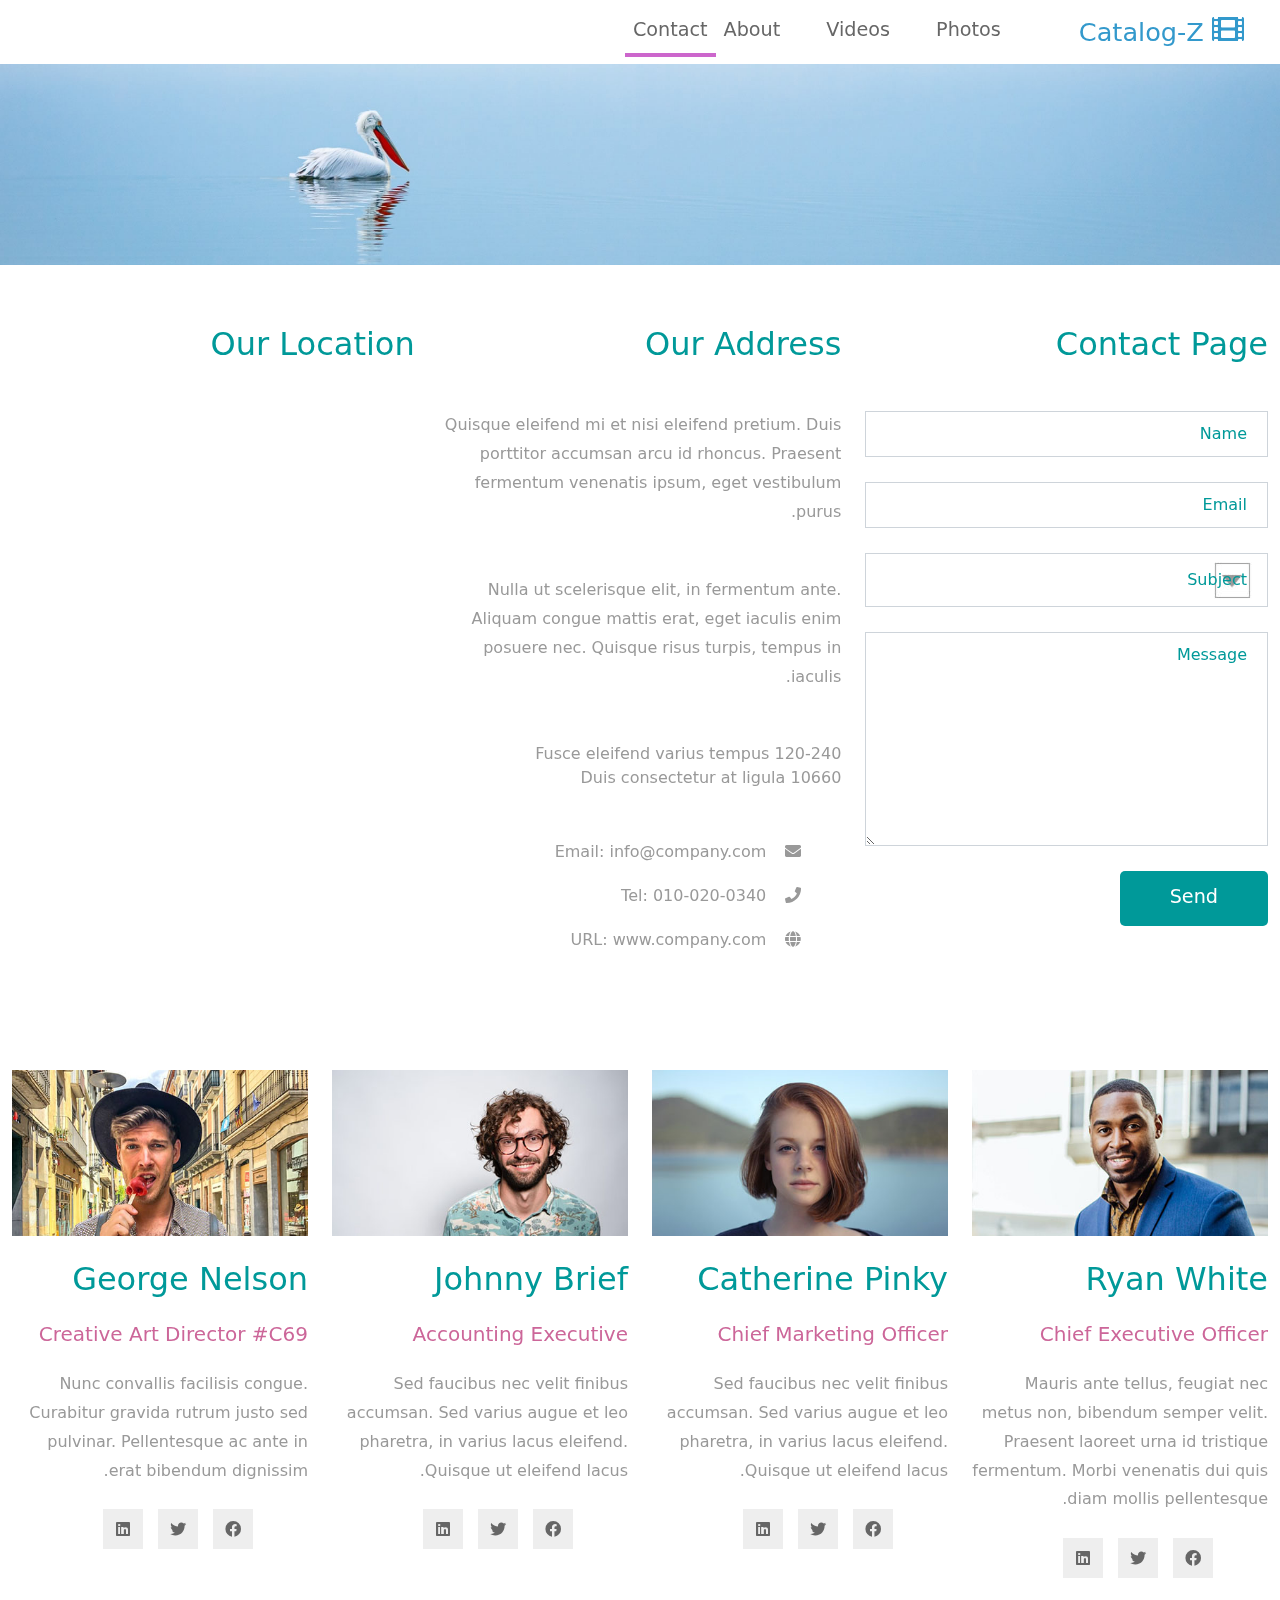
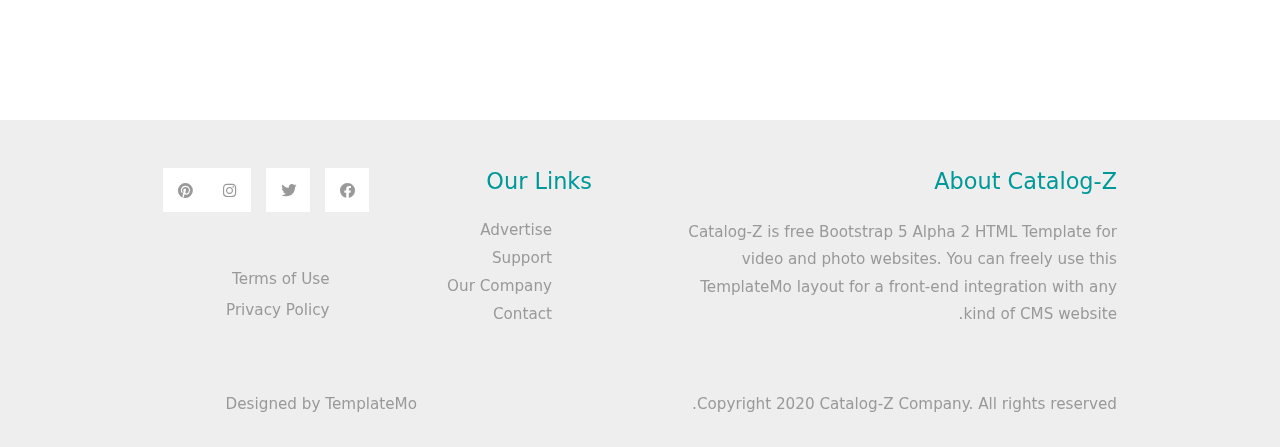
<file: contact.html>
<!DOCTYPE html>
<html lang="en">
<head>
    <meta charset="UTF-8">
    <meta name="viewport" content="width=device-width, initial-scale=1.0">
    <title>Catalog-Z Contact page</title>
    <link rel="stylesheet" href="css/bootstrap.min.css">
    <link rel="stylesheet" href="fontawesome/css/all.min.css">
    <link rel="stylesheet" href="css/templatemo-style.css">
<!--
    
TemplateMo 556 Catalog-Z

https://templatemo.com/tm-556-catalog-z

-->
</head>
<body>
    <!-- Page Loader -->
    <div id="loader-wrapper">
        <div id="loader"></div>

        <div class="loader-section section-left"></div>
        <div class="loader-section section-right"></div>

    </div>
    <nav class="navbar navbar-expand-lg">
        <div class="container-fluid">
            <a class="navbar-brand" href="index.html">
                <i class="fas fa-film mr-2"></i>
                Catalog-Z
            </a>
            <button class="navbar-toggler" type="button" data-toggle="collapse" data-target="#navbarSupportedContent" aria-controls="navbarSupportedContent" aria-expanded="false" aria-label="Toggle navigation">
                <i class="fas fa-bars"></i>
            </button>
            <div class="collapse navbar-collapse" id="navbarSupportedContent">
            <ul class="navbar-nav ml-auto mb-2 mb-lg-0">
                <li class="nav-item">
                    <a class="nav-link nav-link-1" href="index.html">Photos</a>
                </li>
                <li class="nav-item">
                    <a class="nav-link nav-link-2" href="videos.html">Videos</a>
                </li>
                <li class="nav-item">
                    <a class="nav-link nav-link-3" href="about.html">About</a>
                </li>
                <li class="nav-item">
                    <a class="nav-link nav-link-4 active" aria-current="page" href="contact.html">Contact</a>
                </li>
            </ul>
            </div>
        </div>
    </nav>

    <div class="tm-hero d-flex justify-content-center align-items-center" data-parallax="scroll" data-image-src="img/hero.jpg"></div>

    <div class="container-fluid tm-mt-60">
        <div class="row tm-mb-50">
            <div class="col-lg-4 col-12 mb-5">
                <h2 class="tm-text-primary mb-5">Contact Page</h2>
                <form id="contact-form" action="" method="POST" class="tm-contact-form mx-auto">
                    <div class="form-group">
                        <input type="text" name="name" class="form-control rounded-0" placeholder="Name" required />
                    </div>
                    <div class="form-group">
                        <input type="email" name="email" class="form-control rounded-0" placeholder="Email" required />
                    </div>
                    <div class="form-group">
                        <select class="form-control" id="contact-select" name="inquiry">
                            <option value="-">Subject</option>
                            <option value="sales">Sales &amp; Marketing</option>
                            <option value="creative">Creative Design</option>
                            <option value="uiux">UI / UX</option>
                        </select>
                    </div>
                    <div class="form-group">
                        <textarea rows="8" name="message" class="form-control rounded-0" placeholder="Message" required=></textarea>
                    </div>

                    <div class="form-group tm-text-right">
                        <button type="submit" class="btn btn-primary">Send</button>
                    </div>
                </form>                
            </div>
            <div class="col-lg-4 col-12 mb-5">
                <div class="tm-address-col">
                    <h2 class="tm-text-primary mb-5">Our Address</h2>
                    <p class="tm-mb-50">Quisque eleifend mi et nisi eleifend pretium. Duis porttitor accumsan arcu id rhoncus. Praesent fermentum venenatis ipsum, eget vestibulum purus. </p>
                    <p class="tm-mb-50">Nulla ut scelerisque elit, in fermentum ante. Aliquam congue mattis erat, eget iaculis enim posuere nec. Quisque risus turpis, tempus in iaculis.</p>
                    <address class="tm-text-gray tm-mb-50">
                        120-240 Fusce eleifend varius tempus<br>
                        Duis consectetur at ligula 10660
                    </address>
                    <ul class="tm-contacts">
                        <li>
                            <a href="#" class="tm-text-gray">
                                <i class="fas fa-envelope"></i>
                                Email: info@company.com
                            </a>
                        </li>
                        <li>
                            <a href="#" class="tm-text-gray">
                                <i class="fas fa-phone"></i>
                                Tel: 010-020-0340
                            </a>
                        </li>
                        <li>
                            <a href="#" class="tm-text-gray">
                                <i class="fas fa-globe"></i>
                                URL: www.company.com
                            </a>
                        </li>
                    </ul>
                </div>                
            </div>
            <div class="col-lg-4 col-12">
                <h2 class="tm-text-primary mb-5">Our Location</h2>
                <!-- Map -->
                <div class="mapouter mb-4">
                    <div class="gmap-canvas">
                        <iframe width="100%" height="520" id="gmap-canvas"
                            src="https://maps.google.com/maps?q=Av.+L%C3%BAcio+Costa,+Rio+de+Janeiro+-+RJ,+Brazil&t=&z=13&ie=UTF8&iwloc=&output=embed"
                            frameborder="0" scrolling="no" marginheight="0" marginwidth="0"></iframe>
                    </div>
                </div>               
            </div>
        </div>
        <div class="row tm-mb-74 tm-people-row">
            <div class="col-lg-3 col-md-6 col-sm-6 col-12 mb-5">
                <img src="img/people-1.jpg" alt="Image" class="mb-4 img-fluid">
                <h2 class="tm-text-primary mb-4">Ryan White</h2>
                <h3 class="tm-text-secondary h5 mb-4">Chief Executive Officer</h3>
                <p class="mb-4">
                    Mauris ante tellus, feugiat nec metus non, bibendum semper velit. Praesent laoreet urna id tristique fermentum. Morbi venenatis dui quis diam mollis pellentesque.
                </p>
                <ul class="tm-social pl-0 mb-0">
                    <li><a href="https://facebook.com"><i class="fab fa-facebook"></i></a></li>
                    <li><a href="https://twitter.com"><i class="fab fa-twitter"></i></a></li>
                    <li><a href="https://linkedin.com"><i class="fab fa-linkedin"></i></a></li>
                </ul>
            </div>
            <div class="col-lg-3 col-md-6 col-sm-6 col-12 mb-5">
                <img src="img/people-2.jpg" alt="Image" class="mb-4 img-fluid">
                <h2 class="tm-text-primary mb-4">Catherine Pinky</h2>
                <h3 class="tm-text-secondary h5 mb-4">Chief Marketing Officer</h3>
                <p class="mb-4">
                    Sed faucibus nec velit finibus accumsan. Sed varius augue et leo pharetra, in varius lacus eleifend. Quisque ut eleifend lacus.
                </p>
                <ul class="tm-social pl-0 mb-0">
                    <li><a href="https://facebook.com"><i class="fab fa-facebook"></i></a></li>
                    <li><a href="https://twitter.com"><i class="fab fa-twitter"></i></a></li>
                    <li><a href="https://linkedin.com"><i class="fab fa-linkedin"></i></a></li>
                </ul>
            </div>
            <div class="col-lg-3 col-md-6 col-sm-6 col-12 mb-5">
                <img src="img/people-3.jpg" alt="Image" class="mb-4 img-fluid">
                <h2 class="tm-text-primary mb-4">Johnny Brief</h2>
                <h3 class="tm-text-secondary h5 mb-4">Accounting Executive</h3>
                <p class="mb-4">
                    Sed faucibus nec velit finibus accumsan. Sed varius augue et leo pharetra, in varius lacus eleifend. Quisque ut eleifend lacus.
                </p>
                <ul class="tm-social pl-0 mb-0">
                    <li><a href="https://facebook.com"><i class="fab fa-facebook"></i></a></li>
                    <li><a href="https://twitter.com"><i class="fab fa-twitter"></i></a></li>
                    <li><a href="https://linkedin.com"><i class="fab fa-linkedin"></i></a></li>
                </ul>
            </div>
            <div class="col-lg-3 col-md-6 col-sm-6 col-12 mb-5">
                <img src="img/people-4.jpg" alt="Image" class="mb-4 img-fluid">
                <h2 class="tm-text-primary mb-4">George Nelson</h2>
                <h3 class="tm-text-secondary h5 mb-4">Creative Art Director #C69</h3>
                <p class="mb-4">
                    Nunc convallis facilisis congue. Curabitur gravida rutrum justo sed pulvinar. Pellentesque ac ante in erat bibendum dignissim.
                </p>
                <ul class="tm-social pl-0 mb-0">
                    <li><a href="https://facebook.com"><i class="fab fa-facebook"></i></a></li>
                    <li><a href="https://twitter.com"><i class="fab fa-twitter"></i></a></li>
                    <li><a href="https://linkedin.com"><i class="fab fa-linkedin"></i></a></li>
                </ul>
            </div>
        </div>
    </div> <!-- container-fluid, tm-container-content -->

    <footer class="tm-bg-gray pt-5 pb-3 tm-text-gray tm-footer">
        <div class="container-fluid tm-container-small">
            <div class="row">
                <div class="col-lg-6 col-md-12 col-12 px-5 mb-5">
                    <h3 class="tm-text-primary mb-4 tm-footer-title">About Catalog-Z</h3>
                    <p>Catalog-Z is free Bootstrap 5 Alpha 2 HTML Template for video and photo websites. You can freely use this TemplateMo layout for a front-end integration with any kind of CMS website.</p>
                </div>
                <div class="col-lg-3 col-md-6 col-sm-6 col-12 px-5 mb-5">
                    <h3 class="tm-text-primary mb-4 tm-footer-title">Our Links</h3>
                    <ul class="tm-footer-links pl-0">
                        <li><a href="#">Advertise</a></li>
                        <li><a href="#">Support</a></li>
                        <li><a href="#">Our Company</a></li>
                        <li><a href="#">Contact</a></li>
                    </ul>
                </div>
                <div class="col-lg-3 col-md-6 col-sm-6 col-12 px-5 mb-5">
                    <ul class="tm-social-links d-flex justify-content-end pl-0 mb-5">
                        <li class="mb-2"><a href="https://facebook.com"><i class="fab fa-facebook"></i></a></li>
                        <li class="mb-2"><a href="https://twitter.com"><i class="fab fa-twitter"></i></a></li>
                        <li class="mb-2"><a href="https://instagram.com"><i class="fab fa-instagram"></i></a></li>
                        <li class="mb-2"><a href="https://pinterest.com"><i class="fab fa-pinterest"></i></a></li>
                    </ul>
                    <a href="#" class="tm-text-gray text-right d-block mb-2">Terms of Use</a>
                    <a href="#" class="tm-text-gray text-right d-block">Privacy Policy</a>
                </div>
            </div>
            <div class="row">
                <div class="col-lg-8 col-md-7 col-12 px-5 mb-3">
                    Copyright 2020 Catalog-Z Company. All rights reserved.
                </div>
                <div class="col-lg-4 col-md-5 col-12 px-5 text-right">
                    Designed by <a href="https://templatemo.com" class="tm-text-gray" rel="sponsored" target="_parent">TemplateMo</a>
                </div>
            </div>
        </div>
    </footer>
    
    <script src="js/plugins.js"></script>
    <script>
        $(window).on("load", function() {
            $('body').addClass('loaded');
        });
    </script>
</body>
</html>
</file>
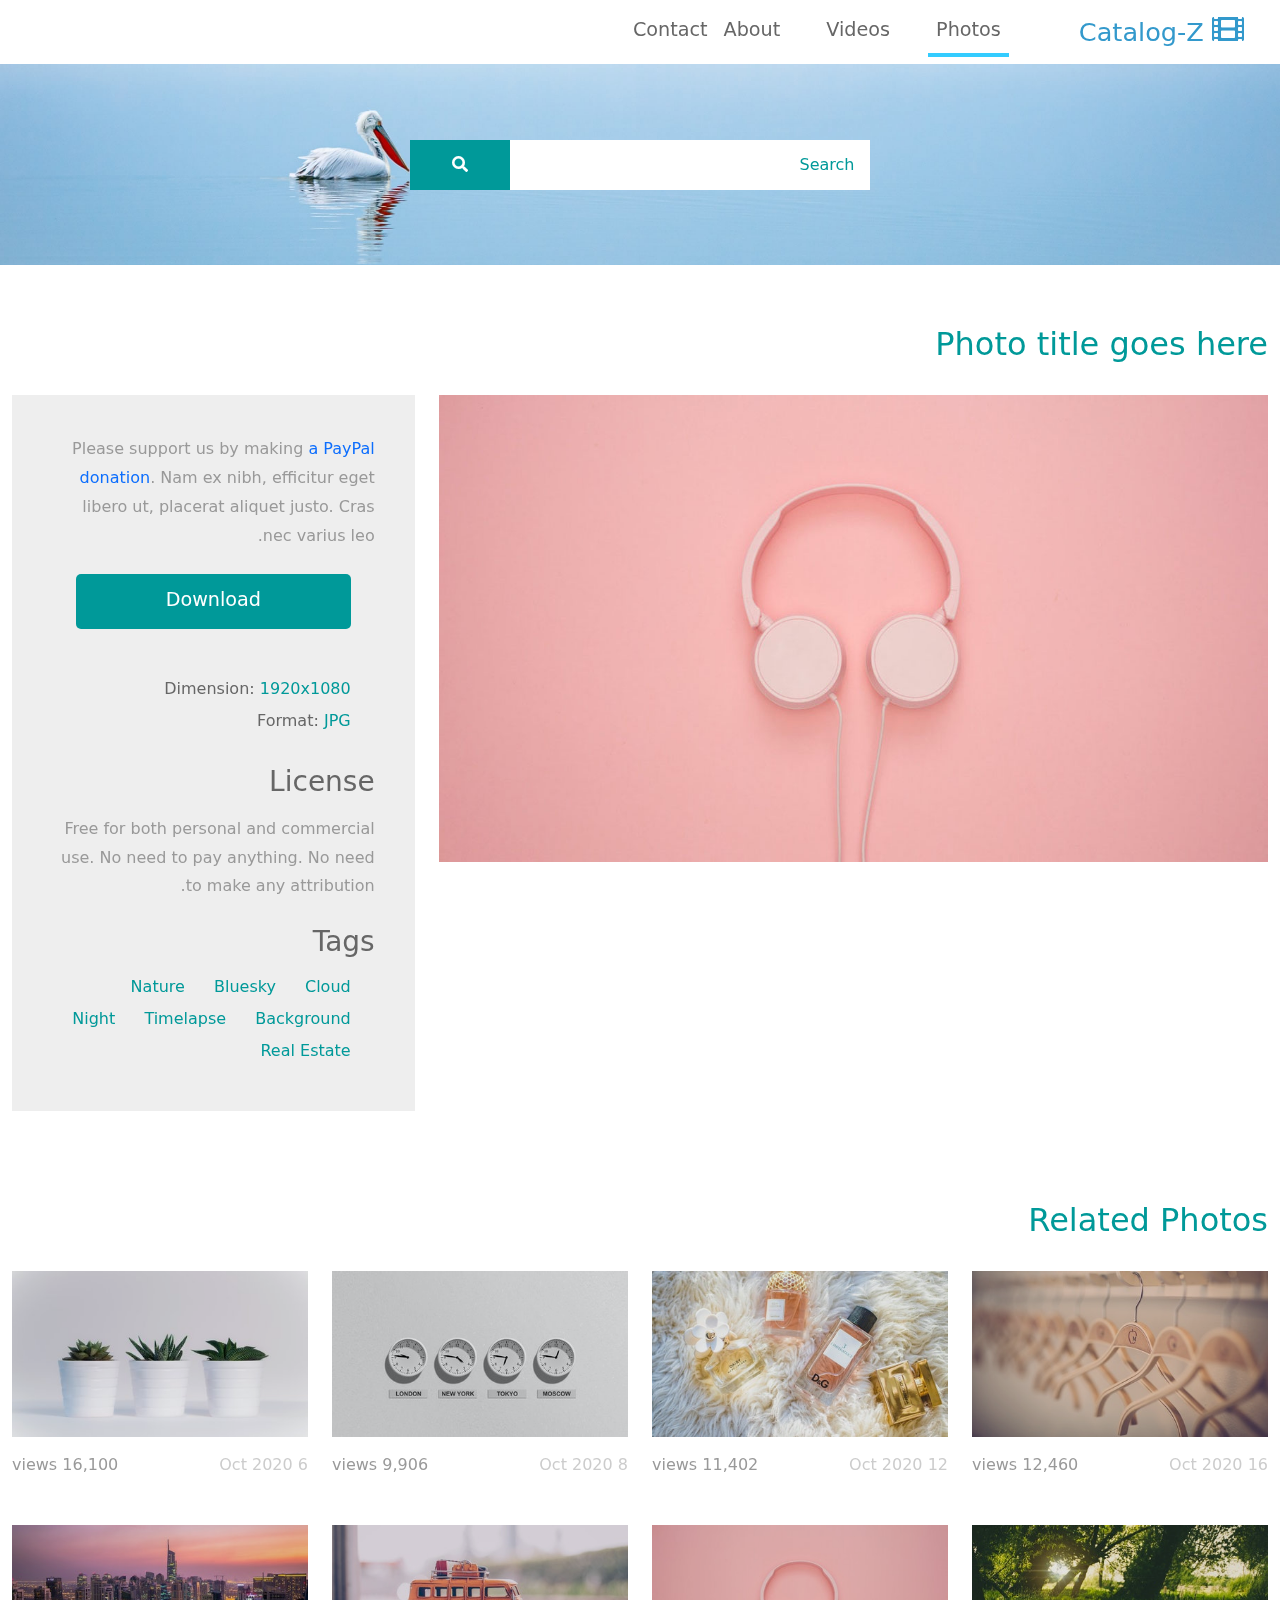
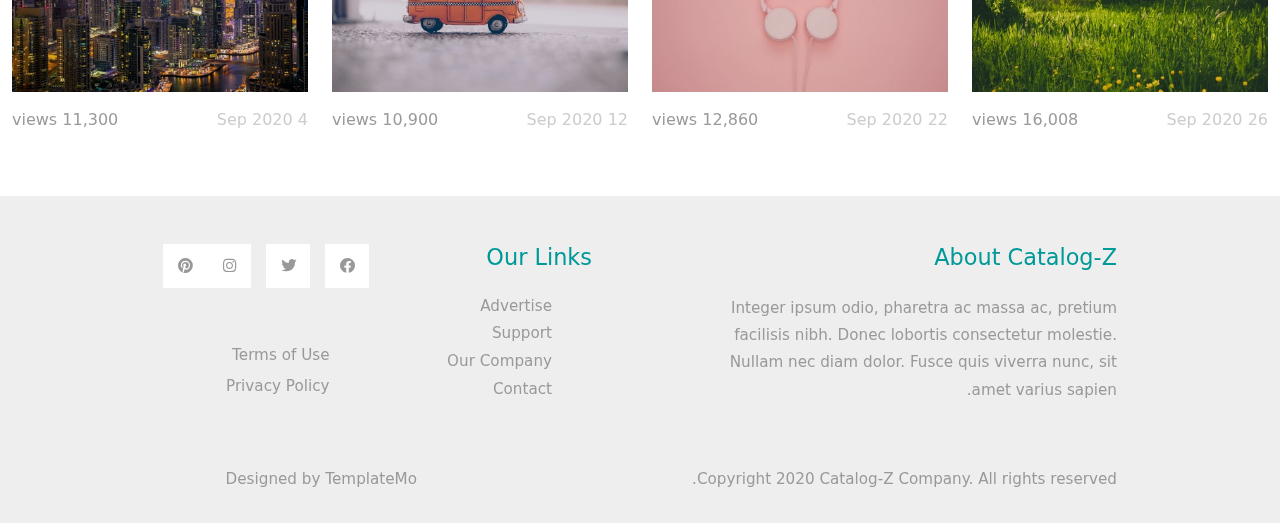
<file: photo-detail.html>
<!DOCTYPE html>
<html lang="en">
<head>
    <meta charset="UTF-8">
    <meta name="viewport" content="width=device-width, initial-scale=1.0">
    <title>Catalog-Z Photo Detail Page</title>
    <link rel="stylesheet" href="css/bootstrap.min.css">
    <link rel="stylesheet" href="fontawesome/css/all.min.css">
    <link rel="stylesheet" href="css/templatemo-style.css">
<!--
    
TemplateMo 556 Catalog-Z

https://templatemo.com/tm-556-catalog-z

-->
</head>
<body>
    <!-- Page Loader -->
    <div id="loader-wrapper">
        <div id="loader"></div>

        <div class="loader-section section-left"></div>
        <div class="loader-section section-right"></div>

    </div>
    <nav class="navbar navbar-expand-lg">
        <div class="container-fluid">
            <a class="navbar-brand" href="index.html">
                <i class="fas fa-film mr-2"></i>
                Catalog-Z
            </a>
            <button class="navbar-toggler" type="button" data-toggle="collapse" data-target="#navbarSupportedContent" aria-controls="navbarSupportedContent" aria-expanded="false" aria-label="Toggle navigation">
                <i class="fas fa-bars"></i>
            </button>
            <div class="collapse navbar-collapse" id="navbarSupportedContent">
            <ul class="navbar-nav ml-auto mb-2 mb-lg-0">
                <li class="nav-item">
                    <a class="nav-link nav-link-1 active" aria-current="page" href="index.html">Photos</a>
                </li>
                <li class="nav-item">
                    <a class="nav-link nav-link-2" href="videos.html">Videos</a>
                </li>
                <li class="nav-item">
                    <a class="nav-link nav-link-3" href="about.html">About</a>
                </li>
                <li class="nav-item">
                    <a class="nav-link nav-link-4" href="contact.html">Contact</a>
                </li>
            </ul>
            </div>
        </div>
    </nav>

    <div class="tm-hero d-flex justify-content-center align-items-center" data-parallax="scroll" data-image-src="img/hero.jpg">
        <form class="d-flex tm-search-form">
            <input class="form-control tm-search-input" type="search" placeholder="Search" aria-label="Search">
            <button class="btn btn-outline-success tm-search-btn" type="submit">
                <i class="fas fa-search"></i>
            </button>
        </form>
    </div>

    <div class="container-fluid tm-container-content tm-mt-60">
        <div class="row mb-4">
            <h2 class="col-12 tm-text-primary">Photo title goes here</h2>
        </div>
        <div class="row tm-mb-90">            
            <div class="col-xl-8 col-lg-7 col-md-6 col-sm-12">
                <img src="img/img-01-big.jpg" alt="Image" class="img-fluid">
            </div>
            <div class="col-xl-4 col-lg-5 col-md-6 col-sm-12">
                <div class="tm-bg-gray tm-video-details">
                    <p class="mb-4">
                        Please support us by making <a href="https://paypal.me/templatemo" target="_parent" rel="sponsored">a PayPal donation</a>. Nam ex nibh, efficitur eget libero ut, placerat aliquet justo. Cras nec varius leo.
                    </p>
                    <div class="text-center mb-5">
                        <a href="#" class="btn btn-primary tm-btn-big">Download</a>
                    </div>                    
                    <div class="mb-4 d-flex flex-wrap">
                        <div class="mr-4 mb-2">
                            <span class="tm-text-gray-dark">Dimension: </span><span class="tm-text-primary">1920x1080</span>
                        </div>
                        <div class="mr-4 mb-2">
                            <span class="tm-text-gray-dark">Format: </span><span class="tm-text-primary">JPG</span>
                        </div>
                    </div>
                    <div class="mb-4">
                        <h3 class="tm-text-gray-dark mb-3">License</h3>
                        <p>Free for both personal and commercial use. No need to pay anything. No need to make any attribution.</p>
                    </div>
                    <div>
                        <h3 class="tm-text-gray-dark mb-3">Tags</h3>
                        <a href="#" class="tm-text-primary mr-4 mb-2 d-inline-block">Cloud</a>
                        <a href="#" class="tm-text-primary mr-4 mb-2 d-inline-block">Bluesky</a>
                        <a href="#" class="tm-text-primary mr-4 mb-2 d-inline-block">Nature</a>
                        <a href="#" class="tm-text-primary mr-4 mb-2 d-inline-block">Background</a>
                        <a href="#" class="tm-text-primary mr-4 mb-2 d-inline-block">Timelapse</a>
                        <a href="#" class="tm-text-primary mr-4 mb-2 d-inline-block">Night</a>
                        <a href="#" class="tm-text-primary mr-4 mb-2 d-inline-block">Real Estate</a>
                    </div>
                </div>
            </div>
        </div>
        <div class="row mb-4">
            <h2 class="col-12 tm-text-primary">
                Related Photos
            </h2>
        </div>
        <div class="row mb-3 tm-gallery">
            <div class="col-xl-3 col-lg-4 col-md-6 col-sm-6 col-12 mb-5">
                <figure class="effect-ming tm-video-item">
                    <img src="img/img-01.jpg" alt="Image" class="img-fluid">
                    <figcaption class="d-flex align-items-center justify-content-center">
                        <h2>Hangers</h2>
                        <a href="#">View more</a>
                    </figcaption>                    
                </figure>
                <div class="d-flex justify-content-between tm-text-gray">
                    <span class="tm-text-gray-light">16 Oct 2020</span>
                    <span>12,460 views</span>
                </div>
            </div>
            <div class="col-xl-3 col-lg-4 col-md-6 col-sm-6 col-12 mb-5">
                <figure class="effect-ming tm-video-item">
                    <img src="img/img-02.jpg" alt="Image" class="img-fluid">
                    <figcaption class="d-flex align-items-center justify-content-center">
                        <h2>Perfumes</h2>
                        <a href="#">View more</a>
                    </figcaption>                    
                </figure>
                <div class="d-flex justify-content-between tm-text-gray">
                    <span class="tm-text-gray-light">12 Oct 2020</span>
                    <span>11,402 views</span>
                </div>
            </div>
            <div class="col-xl-3 col-lg-4 col-md-6 col-sm-6 col-12 mb-5">
                <figure class="effect-ming tm-video-item">
                    <img src="img/img-03.jpg" alt="Image" class="img-fluid">
                    <figcaption class="d-flex align-items-center justify-content-center">
                        <h2>Clocks</h2>
                        <a href="#">View more</a>
                    </figcaption>                    
                </figure>
                <div class="d-flex justify-content-between tm-text-gray">
                    <span class="tm-text-gray-light">8 Oct 2020</span>
                    <span>9,906 views</span>
                </div>
            </div>
            <div class="col-xl-3 col-lg-4 col-md-6 col-sm-6 col-12 mb-5">
                <figure class="effect-ming tm-video-item">
                    <img src="img/img-04.jpg" alt="Image" class="img-fluid">
                    <figcaption class="d-flex align-items-center justify-content-center">
                        <h2>Plants</h2>
                        <a href="#">View more</a>
                    </figcaption>                    
                </figure>
                <div class="d-flex justify-content-between tm-text-gray">
                    <span class="tm-text-gray-light">6 Oct 2020</span>
                    <span>16,100 views</span>
                </div>
            </div>
            <div class="col-xl-3 col-lg-4 col-md-6 col-sm-6 col-12 mb-5">
                <figure class="effect-ming tm-video-item">
                    <img src="img/img-05.jpg" alt="Image" class="img-fluid">
                    <figcaption class="d-flex align-items-center justify-content-center">
                        <h2>Morning</h2>
                        <a href="#">View more</a>
                    </figcaption>                    
                </figure>
                <div class="d-flex justify-content-between tm-text-gray">
                    <span class="tm-text-gray-light">26 Sep 2020</span>
                    <span>16,008 views</span>
                </div>
            </div>
            <div class="col-xl-3 col-lg-4 col-md-6 col-sm-6 col-12 mb-5">
                <figure class="effect-ming tm-video-item">
                    <img src="img/img-06.jpg" alt="Image" class="img-fluid">
                    <figcaption class="d-flex align-items-center justify-content-center">
                        <h2>Pinky</h2>
                        <a href="#">View more</a>
                    </figcaption>                    
                </figure>
                <div class="d-flex justify-content-between tm-text-gray">
                    <span class="tm-text-gray-light">22 Sep 2020</span>
                    <span>12,860 views</span>
                </div>
            </div>
            <div class="col-xl-3 col-lg-4 col-md-6 col-sm-6 col-12 mb-5">
                <figure class="effect-ming tm-video-item">
                    <img src="img/img-07.jpg" alt="Image" class="img-fluid">
                    <figcaption class="d-flex align-items-center justify-content-center">
                        <h2>Bus</h2>
                        <a href="#">View more</a>
                    </figcaption>                    
                </figure>
                <div class="d-flex justify-content-between tm-text-gray">
                    <span class="tm-text-gray-light">12 Sep 2020</span>
                    <span>10,900 views</span>
                </div>
            </div>
            <div class="col-xl-3 col-lg-4 col-md-6 col-sm-6 col-12 mb-5">
                <figure class="effect-ming tm-video-item">
                    <img src="img/img-08.jpg" alt="Image" class="img-fluid">
                    <figcaption class="d-flex align-items-center justify-content-center">
                        <h2>New York</h2>
                        <a href="#">View more</a>
                    </figcaption>                    
                </figure>
                <div class="d-flex justify-content-between tm-text-gray">
                    <span class="tm-text-gray-light">4 Sep 2020</span>
                    <span>11,300 views</span>
                </div>
            </div>        
        </div> <!-- row -->
    </div> <!-- container-fluid, tm-container-content -->

    <footer class="tm-bg-gray pt-5 pb-3 tm-text-gray tm-footer">
        <div class="container-fluid tm-container-small">
            <div class="row">
                <div class="col-lg-6 col-md-12 col-12 px-5 mb-5">
                    <h3 class="tm-text-primary mb-4 tm-footer-title">About Catalog-Z</h3>
                    <p>Integer ipsum odio, pharetra ac massa ac, pretium facilisis nibh. Donec lobortis consectetur molestie. Nullam nec diam dolor. Fusce quis viverra nunc, sit amet varius sapien.</p>
                </div>
                <div class="col-lg-3 col-md-6 col-sm-6 col-12 px-5 mb-5">
                    <h3 class="tm-text-primary mb-4 tm-footer-title">Our Links</h3>
                    <ul class="tm-footer-links pl-0">
                        <li><a href="#">Advertise</a></li>
                        <li><a href="#">Support</a></li>
                        <li><a href="#">Our Company</a></li>
                        <li><a href="#">Contact</a></li>
                    </ul>
                </div>
                <div class="col-lg-3 col-md-6 col-sm-6 col-12 px-5 mb-5">
                    <ul class="tm-social-links d-flex justify-content-end pl-0 mb-5">
                        <li class="mb-2"><a href="https://facebook.com"><i class="fab fa-facebook"></i></a></li>
                        <li class="mb-2"><a href="https://twitter.com"><i class="fab fa-twitter"></i></a></li>
                        <li class="mb-2"><a href="https://instagram.com"><i class="fab fa-instagram"></i></a></li>
                        <li class="mb-2"><a href="https://pinterest.com"><i class="fab fa-pinterest"></i></a></li>
                    </ul>
                    <a href="#" class="tm-text-gray text-right d-block mb-2">Terms of Use</a>
                    <a href="#" class="tm-text-gray text-right d-block">Privacy Policy</a>
                </div>
            </div>
            <div class="row">
                <div class="col-lg-8 col-md-7 col-12 px-5 mb-3">
                    Copyright 2020 Catalog-Z Company. All rights reserved.
                </div>
                <div class="col-lg-4 col-md-5 col-12 px-5 text-right">
                    Designed by <a href="https://templatemo.com" class="tm-text-gray" rel="sponsored" target="_parent">TemplateMo</a>
                </div>
            </div>
        </div>
    </footer>
    
    <script src="js/plugins.js"></script>
    <script>
        $(window).on("load", function() {
            $('body').addClass('loaded');
        });
    </script>
</body>
</html>
</file>
<file: css/templatemo-style.css>
/*
    
TemplateMo 556 Catalog-Z

https://templatemo.com/tm-556-catalog-z

*/
body{
    direction: rtl;
}
#loader-wrapper {
    position: fixed;
    top: 0;
    left: 0;
    width: 100%;
    height: 100%;
    z-index: 1001;
}
#loader {
    display: block;
    position: relative;
    left: 50%;
    top: 50%;
    width: 150px;
    height: 150px;
    margin: -75px 0 0 -75px;
    border-radius: 50%;
    border: 3px solid transparent;
    border-top-color: #3498db;

    -webkit-animation: spin 2s linear infinite; /* Chrome, Opera 15+, Safari 5+ */
    animation: spin 2s linear infinite; /* Chrome, Firefox 16+, IE 10+, Opera */

    z-index: 1002;
}

    #loader:before {
        content: "";
        position: absolute;
        top: 5px;
        left: 5px;
        right: 5px;
        bottom: 5px;
        border-radius: 50%;
        border: 3px solid transparent;
        border-top-color: #e74c3c;

        -webkit-animation: spin 3s linear infinite; /* Chrome, Opera 15+, Safari 5+ */
        animation: spin 3s linear infinite; /* Chrome, Firefox 16+, IE 10+, Opera */
    }

    #loader:after {
        content: "";
        position: absolute;
        top: 15px;
        left: 15px;
        right: 15px;
        bottom: 15px;
        border-radius: 50%;
        border: 3px solid transparent;
        border-top-color: #f9c922;

        -webkit-animation: spin 1.5s linear infinite; /* Chrome, Opera 15+, Safari 5+ */
          animation: spin 1.5s linear infinite; /* Chrome, Firefox 16+, IE 10+, Opera */
    }

    @-webkit-keyframes spin {
        0%   { 
            -webkit-transform: rotate(0deg);  /* Chrome, Opera 15+, Safari 3.1+ */
            -ms-transform: rotate(0deg);  /* IE 9 */
            transform: rotate(0deg);  /* Firefox 16+, IE 10+, Opera */
        }
        100% {
            -webkit-transform: rotate(360deg);  /* Chrome, Opera 15+, Safari 3.1+ */
            -ms-transform: rotate(360deg);  /* IE 9 */
            transform: rotate(360deg);  /* Firefox 16+, IE 10+, Opera */
        }
    }
    @keyframes spin {
        0%   { 
            -webkit-transform: rotate(0deg);  /* Chrome, Opera 15+, Safari 3.1+ */
            -ms-transform: rotate(0deg);  /* IE 9 */
            transform: rotate(0deg);  /* Firefox 16+, IE 10+, Opera */
        }
        100% {
            -webkit-transform: rotate(360deg);  /* Chrome, Opera 15+, Safari 3.1+ */
            -ms-transform: rotate(360deg);  /* IE 9 */
            transform: rotate(360deg);  /* Firefox 16+, IE 10+, Opera */
        }
    }

    #loader-wrapper .loader-section {
        position: fixed;
        top: 0;
        width: 51%;
        height: 100%;
        background: #222222;
        z-index: 1001;
        -webkit-transform: translateX(0);  /* Chrome, Opera 15+, Safari 3.1+ */
        -ms-transform: translateX(0);  /* IE 9 */
        transform: translateX(0);  /* Firefox 16+, IE 10+, Opera */
    }

    #loader-wrapper .loader-section.section-left {
        left: 0;
    }

    #loader-wrapper .loader-section.section-right {
        right: 0;
    }

    /* Loaded */
    .loaded #loader-wrapper .loader-section.section-left {
        -webkit-transform: translateX(-100%);  /* Chrome, Opera 15+, Safari 3.1+ */
            -ms-transform: translateX(-100%);  /* IE 9 */
                transform: translateX(-100%);  /* Firefox 16+, IE 10+, Opera */

        -webkit-transition: all 0.7s 0.3s cubic-bezier(0.645, 0.045, 0.355, 1.000);  
                transition: all 0.7s 0.3s cubic-bezier(0.645, 0.045, 0.355, 1.000);
    }

    .loaded #loader-wrapper .loader-section.section-right {
        -webkit-transform: translateX(100%);  /* Chrome, Opera 15+, Safari 3.1+ */
            -ms-transform: translateX(100%);  /* IE 9 */
                transform: translateX(100%);  /* Firefox 16+, IE 10+, Opera */

-webkit-transition: all 0.7s 0.3s cubic-bezier(0.645, 0.045, 0.355, 1.000);  
        transition: all 0.7s 0.3s cubic-bezier(0.645, 0.045, 0.355, 1.000);
    }
    
    .loaded #loader {
        opacity: 0;
        -webkit-transition: all 0.3s ease-out;  
                transition: all 0.3s ease-out;
    }
    .loaded #loader-wrapper {
        visibility: hidden;

        -webkit-transform: translateY(-100%);  /* Chrome, Opera 15+, Safari 3.1+ */
            -ms-transform: translateY(-100%);  /* IE 9 */
                transform: translateY(-100%);  /* Firefox 16+, IE 10+, Opera */

        -webkit-transition: all 0.3s 1s ease-out;  
                transition: all 0.3s 1s ease-out;
    }

p { line-height: 1.8; }

a { 
    text-decoration: none;
    transition: all 0.3s ease; 
}
a:hover { color:#009999; }
.container-fluid { max-width: 1770px; }
.tm-container-small { max-width: 1050px; }
.btn { border-radius: 0; }
.btn-primary {
    background-color: #009999;
    border: 0;
    border-radius: 5px;
    padding: 12px 50px 14px;
    font-size: 1.2rem;
}

.btn-primary:hover,
.btn-primary:focus {
    background-color:#086969;
}

.btn-primary.disabled, 
.btn-primary:disabled {
    background-color: #009999;
    pointer-events: all;
    cursor: not-allowed;
}

.form-control {
	padding: 10px 20px;
	width: 100%;
	height: auto;
}

.form-group { margin-bottom: 25px; }
.tm-btn-big { padding: 12px 90px 14px; }

.navbar-toggler:focus { box-shadow: none; }
.navbar-brand {
    color: #3399CC;
    font-size: 1.6rem;
}

.navbar-brand i { font-size: 2rem; }

.tm-hero {
    min-height: 200px;
    background: transparent;
}

.tm-mt-60 { margin-top: 60px; }
.tm-mb-50 { margin-bottom: 50px; }
.tm-mb-74 { margin-bottom: 74px; }
.tm-mb-90 { margin-bottom: 90px; }
.tm-text-primary { color: #009999; }
.tm-text-secondary { color: #CC6699; }
a.tm-text-primary:hover { color:#666666; }
.tm-bg-gray { background-color: #EEEEEE; }
.tm-input-paging {
    width: 40px;
    border-radius: 0;
    border: 1px solid #CCCCCC;
    background: #f4f4f4;
    text-align: center;
}

.nav-item { margin-right: 30px; }
.nav-item:last-child { margin-right: 0; }

.nav-link {
    color: #666666;
    border-bottom: 4px solid transparent;
    font-size: 1.2rem;
}

.nav-link-1.active,
.nav-link-1:hover {
    border-color: #33CCFF;
}

.nav-link-2.active,
.nav-link-2:hover {
    border-color: #FF6666;
}

.nav-link-3.active,
.nav-link-3:hover {
    border-color: #33CC66;
}

.nav-link-4.active,
.nav-link-4:hover {
    border-color: #CC66CC;
}

.tm-search-input {
    width: 360px;
    border-radius: 0;
    padding: 12px 15px;
    color: #009999;
    border: none;
}

.tm-search-input:focus {
    border-color: #009999;
    box-shadow: 0 0 0 0.25rem rgb(0 153 153 / 0.25);
}

.tm-search-input::placeholder { /* Chrome, Firefox, Opera, Safari 10.1+ */
    color: #009999;
    opacity: 1; /* Firefox */
}
  
.tm-search-input::-ms-input-placeholder { /* Microsoft Edge */
    color: #009999;
}

.tm-search-btn {
    color: white;
    background-color: #009999;
    border: none;
    width: 100px;
    height: 50px;
    margin-left: -1px;
}

p, .tm-text-gray { color: #999; }
.tm-text-gray-light { color: #CCC; }
.tm-text-gray-dark { color: #666; }

.tm-video-item {
    position: relative;
    overflow: hidden;
    text-align: center;
    cursor: pointer;
}

.tm-video-item img {
    position: relative;
    display: block;
    min-height: 100%;
    max-width: 100%;
    opacity: 0.8;
}

.tm-video-item figcaption {
    padding: 2em;
    color: #fff;
    text-transform: uppercase;
    font-size: 1.25em;
    -webkit-backface-visibility: hidden;
	backface-visibility: hidden;
}

.tm-video-item figcaption::before,
.tm-video-item figcaption::after {
    pointer-events: none;
}

.tm-video-item figcaption,
.tm-video-item figcaption > a {
    position: absolute;
    top: 0;
    left: 0;
    width: 100%;
    height: 100%;
}

.tm-video-item figcaption > a {
	z-index: 1000;
	text-indent: 200%;
	white-space: nowrap;
	font-size: 0;
	opacity: 0;
}

.tm-video-item h2 {
    word-spacing: -0.15em;
    font-weight: 300;
}

.tm-video-item h2,
.tm-video-item p {
    margin: 0;
}

.tm-video-item p {
    letter-spacing: 1px;
    font-size: 68.5%;
}

.tm-gallery div.d-block { animation: show .5s ease; }

@keyframes show {
    0% {
    	opacity: 0;
    	transform: scale(0.9);
    }
    100% {
    	opacity: 1;
    	transform: scale(1);
    }
}

.tm-paging-link {
    display: flex;
    justify-content: center;
    align-items: center;
    width: 60px;
    height: 60px;
    font-size: 1.1rem;
    color: #999;
    background-color: #EEEEEE;
    margin: 10px;
    border-radius: 5px;
    text-decoration: none;
    transition: all 0.3s ease;
}

.tm-paging-link:hover,
.tm-paging-link.active {
    background-color: #009999;
    color: #fff; 
}

/*---------------*/
/***** Ming *****/
/*---------------*/

figure.effect-ming {
	background: #030c17;
}

figure.effect-ming img {
	opacity: 0.9;
	-webkit-transition: opacity 0.35s;
	transition: opacity 0.35s;
}

figure.effect-ming figcaption::before {
	position: absolute;
	top: 30px;
	right: 30px;
	bottom: 30px;
	left: 30px;
	border: 2px solid #fff;
	box-shadow: 0 0 0 30px rgba(255,255,255,0.2);
	content: '';
	opacity: 0;
	-webkit-transition: opacity 0.35s, -webkit-transform 0.35s;
	transition: opacity 0.35s, transform 0.35s;
	-webkit-transform: scale3d(1.4,1.4,1);
	transform: scale3d(1.4,1.4,1);
}

figure.effect-ming h2 {
    font-size: 1.3em;
	opacity: 0;
	-webkit-transition: opacity 0.35s, -webkit-transform 0.35s;
	transition: opacity 0.35s, transform 0.35s;
	-webkit-transform: scale(1.5);
	transform: scale(1.5);
}

figure.effect-ming:hover figcaption::before,
figure.effect-ming:hover h2 {
	opacity: 1;
	-webkit-transform: scale3d(1,1,1);
	transform: scale3d(1,1,1);
}

figure.effect-ming:hover figcaption { background-color: rgba(58,52,42,0); }
figure.effect-ming:hover img { opacity: 0.4; }

.tm-footer-links li {
    list-style: none;
    margin-bottom: 5px;    
}

.tm-footer-links li a { color: #999999; }
.tm-footer-links li a:hover { color: #009999; }

.tm-social-links li {
    list-style: none;
    margin-right: 15px;
}

.tm-social-links li:last-child { margin-right: 0; }

.tm-social-links li a  {
    color: #999999;
    width: 44px;
    height: 44px;
    display: flex;
    background-color: #fff;
    align-items: center;
    justify-content: center;
}

.tm-social-links li a:hover {
    color: #fff;
    background-color: #009999;
}

.tm-footer { font-size: 0.95rem; }
.tm-footer-title { font-size: 1.4rem; }

/* Videos */
#tm-video-container {
    max-height: 400px;
    overflow: hidden;
    background-color: #333;
    margin-bottom: 90px;
    position: relative;
}

#tm-video {
    display: block;
    width: 100%;
    height: auto;
}

#tm-video-control-button {
    position: absolute;
    bottom: 20px;
    right: 20px;
    z-index: 1000;
    color: #e1e1e1;
}

.tm-video-details {
    height: 100%;
    padding: 40px;
}

/* About */
.tm-row-1640 { max-width: 1640px; }
.tm-about-2-col { max-width: 716px; }
.tm-about-3-col { max-width: 540px; }

.tm-about-2-col,
.tm-about-3-col {
    margin-bottom: 50px;
}

.tm-about-icon-container {
    width: 150px;
    height: 150px;
    border: 1px solid #009999;
    display: flex;
    align-items: center;
    justify-content: center;
}

.tm-about-img-text { max-width: 940px; }

/* Contact */
select.form-control { border-radius: 0; }
select.form-control option { height: 30px; }

select:not([multiple]) {
    -webkit-appearance: none;
    -moz-appearance: none;
    background-position: right 15px center;
    background-repeat: no-repeat;
    background-image: url(../img/select-arrow.png);
    padding: 14px 20px;
    padding-right: 20px;
    color: #666;
}

.mapouter{
    position:relative;
    height:480px;
    width:100%;
    max-width: 480px;
}

.gmap-canvas {
    overflow:hidden;
    background:none!important;
    height:480px;
    width:100%;
}

.tm-contact-form { max-width: 420px; }
.tm-address-col { max-width: 520px; }
.tm-contacts { padding-left: 0; }

.tm-contacts li {
    list-style: none;
    margin-bottom: 20px;
}

.tm-contacts li a i { width: 30px; }
.tm-social { display: flex; }

.tm-social li {
    list-style: none;
    margin-bottom: 20px;
    margin-right: 15px;
}

.tm-social li a i {
    width: 40px;
    height: 40px;
    color: #666666;
    background-color: #EEEEEE;
    display: flex;
    align-items: center;
    justify-content: center;
    transition: all 0.3s ease;
}

.tm-social li a:hover i {
    color: #fff;
    background-color: #009999;
}

.form-control,
input:-internal-autofill-selected,
select:not([multiple]) {
    color: #009999 !important;
}

.form-control::placeholder { /* Chrome, Firefox, Opera, Safari 10.1+ */
    color:  #009999;
    opacity: 1; /* Firefox */
}

@media (max-width: 991px) {
    .navbar-collapse {
        position: fixed;
        top: 50px;
        right: 0px;
        background: white;
        width: 150px;
        padding: 15px;
    }

    .tm-container-content { max-width: 870px; }
    .tm-contact-form, .tm-address-col, .mapouter { max-width: 100%; }
    .tm-people-row { max-width: 900px; }
}

@media (max-width: 767px) {
    .tm-paging-col { flex-direction: column; }
    .tm-paging { flex-wrap: wrap; }
    .tm-about-img-text { max-width: 640px; }
    .tm-about-2-col, .tm-about-3-col { margin-bottom: 50px; }
}

@media (max-width: 575px) {
    .tm-container-content { max-width: 420px; }

    .tm-search-form {
        padding-left: 15px;
        padding-right: 15px;
        width: 100%;
        justify-content: center;
    }

    .tm-search-input {
        width: 100%;
        max-width: 360px;
    }

    .tm-people-row { max-width: 420px; }
}

@media (max-width: 400px) {
    .tm-btn-big { padding: 12px 50px 14px; }
}

@media (max-width: 334px) {
    .tm-social-links {
        flex-wrap: wrap;
        justify-content: start !important;
    }

    .tm-social-links li { margin-right: 3px; }
}
</file>
<file: templatemo_556_catalog_z/css/templatemo-style.css>
/*
    
TemplateMo 556 Catalog-Z

https://templatemo.com/tm-556-catalog-z

*/

#loader-wrapper {
    position: fixed;
    top: 0;
    left: 0;
    width: 100%;
    height: 100%;
    z-index: 1001;
}
#loader {
    display: block;
    position: relative;
    left: 50%;
    top: 50%;
    width: 150px;
    height: 150px;
    margin: -75px 0 0 -75px;
    border-radius: 50%;
    border: 3px solid transparent;
    border-top-color: #3498db;

    -webkit-animation: spin 2s linear infinite; /* Chrome, Opera 15+, Safari 5+ */
    animation: spin 2s linear infinite; /* Chrome, Firefox 16+, IE 10+, Opera */

    z-index: 1002;
}

    #loader:before {
        content: "";
        position: absolute;
        top: 5px;
        left: 5px;
        right: 5px;
        bottom: 5px;
        border-radius: 50%;
        border: 3px solid transparent;
        border-top-color: #e74c3c;

        -webkit-animation: spin 3s linear infinite; /* Chrome, Opera 15+, Safari 5+ */
        animation: spin 3s linear infinite; /* Chrome, Firefox 16+, IE 10+, Opera */
    }

    #loader:after {
        content: "";
        position: absolute;
        top: 15px;
        left: 15px;
        right: 15px;
        bottom: 15px;
        border-radius: 50%;
        border: 3px solid transparent;
        border-top-color: #f9c922;

        -webkit-animation: spin 1.5s linear infinite; /* Chrome, Opera 15+, Safari 5+ */
          animation: spin 1.5s linear infinite; /* Chrome, Firefox 16+, IE 10+, Opera */
    }

    @-webkit-keyframes spin {
        0%   { 
            -webkit-transform: rotate(0deg);  /* Chrome, Opera 15+, Safari 3.1+ */
            -ms-transform: rotate(0deg);  /* IE 9 */
            transform: rotate(0deg);  /* Firefox 16+, IE 10+, Opera */
        }
        100% {
            -webkit-transform: rotate(360deg);  /* Chrome, Opera 15+, Safari 3.1+ */
            -ms-transform: rotate(360deg);  /* IE 9 */
            transform: rotate(360deg);  /* Firefox 16+, IE 10+, Opera */
        }
    }
    @keyframes spin {
        0%   { 
            -webkit-transform: rotate(0deg);  /* Chrome, Opera 15+, Safari 3.1+ */
            -ms-transform: rotate(0deg);  /* IE 9 */
            transform: rotate(0deg);  /* Firefox 16+, IE 10+, Opera */
        }
        100% {
            -webkit-transform: rotate(360deg);  /* Chrome, Opera 15+, Safari 3.1+ */
            -ms-transform: rotate(360deg);  /* IE 9 */
            transform: rotate(360deg);  /* Firefox 16+, IE 10+, Opera */
        }
    }

    #loader-wrapper .loader-section {
        position: fixed;
        top: 0;
        width: 51%;
        height: 100%;
        background: #222222;
        z-index: 1001;
        -webkit-transform: translateX(0);  /* Chrome, Opera 15+, Safari 3.1+ */
        -ms-transform: translateX(0);  /* IE 9 */
        transform: translateX(0);  /* Firefox 16+, IE 10+, Opera */
    }

    #loader-wrapper .loader-section.section-left {
        left: 0;
    }

    #loader-wrapper .loader-section.section-right {
        right: 0;
    }

    /* Loaded */
    .loaded #loader-wrapper .loader-section.section-left {
        -webkit-transform: translateX(-100%);  /* Chrome, Opera 15+, Safari 3.1+ */
            -ms-transform: translateX(-100%);  /* IE 9 */
                transform: translateX(-100%);  /* Firefox 16+, IE 10+, Opera */

        -webkit-transition: all 0.7s 0.3s cubic-bezier(0.645, 0.045, 0.355, 1.000);  
                transition: all 0.7s 0.3s cubic-bezier(0.645, 0.045, 0.355, 1.000);
    }

    .loaded #loader-wrapper .loader-section.section-right {
        -webkit-transform: translateX(100%);  /* Chrome, Opera 15+, Safari 3.1+ */
            -ms-transform: translateX(100%);  /* IE 9 */
                transform: translateX(100%);  /* Firefox 16+, IE 10+, Opera */

-webkit-transition: all 0.7s 0.3s cubic-bezier(0.645, 0.045, 0.355, 1.000);  
        transition: all 0.7s 0.3s cubic-bezier(0.645, 0.045, 0.355, 1.000);
    }
    
    .loaded #loader {
        opacity: 0;
        -webkit-transition: all 0.3s ease-out;  
                transition: all 0.3s ease-out;
    }
    .loaded #loader-wrapper {
        visibility: hidden;

        -webkit-transform: translateY(-100%);  /* Chrome, Opera 15+, Safari 3.1+ */
            -ms-transform: translateY(-100%);  /* IE 9 */
                transform: translateY(-100%);  /* Firefox 16+, IE 10+, Opera */

        -webkit-transition: all 0.3s 1s ease-out;  
                transition: all 0.3s 1s ease-out;
    }

p { line-height: 1.8; }

a { 
    text-decoration: none;
    transition: all 0.3s ease; 
}
a:hover { color:#009999; }
.container-fluid { max-width: 1770px; }
.tm-container-small { max-width: 1050px; }
.btn { border-radius: 0; }
.btn-primary {
    background-color: #009999;
    border: 0;
    border-radius: 5px;
    padding: 12px 50px 14px;
    font-size: 1.2rem;
}

.btn-primary:hover,
.btn-primary:focus {
    background-color:#086969;
}

.btn-primary.disabled, 
.btn-primary:disabled {
    background-color: #009999;
    pointer-events: all;
    cursor: not-allowed;
}

.form-control {
	padding: 10px 20px;
	width: 100%;
	height: auto;
}

.form-group { margin-bottom: 25px; }
.tm-btn-big { padding: 12px 90px 14px; }

.navbar-toggler:focus { box-shadow: none; }
.navbar-brand {
    color: #3399CC;
    font-size: 1.6rem;
}

.navbar-brand i { font-size: 2rem; }

.tm-hero {
    min-height: 200px;
    background: transparent;
}

.tm-mt-60 { margin-top: 60px; }
.tm-mb-50 { margin-bottom: 50px; }
.tm-mb-74 { margin-bottom: 74px; }
.tm-mb-90 { margin-bottom: 90px; }
.tm-text-primary { color: #009999; }
.tm-text-secondary { color: #CC6699; }
a.tm-text-primary:hover { color:#666666; }
.tm-bg-gray { background-color: #EEEEEE; }
.tm-input-paging {
    width: 40px;
    border-radius: 0;
    border: 1px solid #CCCCCC;
    background: #f4f4f4;
    text-align: center;
}

.nav-item { margin-right: 30px; }
.nav-item:last-child { margin-right: 0; }

.nav-link {
    color: #666666;
    border-bottom: 4px solid transparent;
    font-size: 1.2rem;
}

.nav-link-1.active,
.nav-link-1:hover {
    border-color: #33CCFF;
}

.nav-link-2.active,
.nav-link-2:hover {
    border-color: #FF6666;
}

.nav-link-3.active,
.nav-link-3:hover {
    border-color: #33CC66;
}

.nav-link-4.active,
.nav-link-4:hover {
    border-color: #CC66CC;
}

.tm-search-input {
    width: 360px;
    border-radius: 0;
    padding: 12px 15px;
    color: #009999;
    border: none;
}

.tm-search-input:focus {
    border-color: #009999;
    box-shadow: 0 0 0 0.25rem rgb(0 153 153 / 0.25);
}

.tm-search-input::placeholder { /* Chrome, Firefox, Opera, Safari 10.1+ */
    color: #009999;
    opacity: 1; /* Firefox */
}
  
.tm-search-input::-ms-input-placeholder { /* Microsoft Edge */
    color: #009999;
}

.tm-search-btn {
    color: white;
    background-color: #009999;
    border: none;
    width: 100px;
    height: 50px;
    margin-left: -1px;
}

p, .tm-text-gray { color: #999; }
.tm-text-gray-light { color: #CCC; }
.tm-text-gray-dark { color: #666; }

.tm-video-item {
    position: relative;
    overflow: hidden;
    text-align: center;
    cursor: pointer;
}

.tm-video-item img {
    position: relative;
    display: block;
    min-height: 100%;
    max-width: 100%;
    opacity: 0.8;
}

.tm-video-item figcaption {
    padding: 2em;
    color: #fff;
    text-transform: uppercase;
    font-size: 1.25em;
    -webkit-backface-visibility: hidden;
	backface-visibility: hidden;
}

.tm-video-item figcaption::before,
.tm-video-item figcaption::after {
    pointer-events: none;
}

.tm-video-item figcaption,
.tm-video-item figcaption > a {
    position: absolute;
    top: 0;
    left: 0;
    width: 100%;
    height: 100%;
}

.tm-video-item figcaption > a {
	z-index: 1000;
	text-indent: 200%;
	white-space: nowrap;
	font-size: 0;
	opacity: 0;
}

.tm-video-item h2 {
    word-spacing: -0.15em;
    font-weight: 300;
}

.tm-video-item h2,
.tm-video-item p {
    margin: 0;
}

.tm-video-item p {
    letter-spacing: 1px;
    font-size: 68.5%;
}

.tm-gallery div.d-block { animation: show .5s ease; }

@keyframes show {
    0% {
    	opacity: 0;
    	transform: scale(0.9);
    }
    100% {
    	opacity: 1;
    	transform: scale(1);
    }
}

.tm-paging-link {
    display: flex;
    justify-content: center;
    align-items: center;
    width: 60px;
    height: 60px;
    font-size: 1.1rem;
    color: #999;
    background-color: #EEEEEE;
    margin: 10px;
    border-radius: 5px;
    text-decoration: none;
    transition: all 0.3s ease;
}

.tm-paging-link:hover,
.tm-paging-link.active {
    background-color: #009999;
    color: #fff; 
}

/*---------------*/
/***** Ming *****/
/*---------------*/

figure.effect-ming {
	background: #030c17;
}

figure.effect-ming img {
	opacity: 0.9;
	-webkit-transition: opacity 0.35s;
	transition: opacity 0.35s;
}

figure.effect-ming figcaption::before {
	position: absolute;
	top: 30px;
	right: 30px;
	bottom: 30px;
	left: 30px;
	border: 2px solid #fff;
	box-shadow: 0 0 0 30px rgba(255,255,255,0.2);
	content: '';
	opacity: 0;
	-webkit-transition: opacity 0.35s, -webkit-transform 0.35s;
	transition: opacity 0.35s, transform 0.35s;
	-webkit-transform: scale3d(1.4,1.4,1);
	transform: scale3d(1.4,1.4,1);
}

figure.effect-ming h2 {
    font-size: 1.3em;
	opacity: 0;
	-webkit-transition: opacity 0.35s, -webkit-transform 0.35s;
	transition: opacity 0.35s, transform 0.35s;
	-webkit-transform: scale(1.5);
	transform: scale(1.5);
}

figure.effect-ming:hover figcaption::before,
figure.effect-ming:hover h2 {
	opacity: 1;
	-webkit-transform: scale3d(1,1,1);
	transform: scale3d(1,1,1);
}

figure.effect-ming:hover figcaption { background-color: rgba(58,52,42,0); }
figure.effect-ming:hover img { opacity: 0.4; }

.tm-footer-links li {
    list-style: none;
    margin-bottom: 5px;    
}

.tm-footer-links li a { color: #999999; }
.tm-footer-links li a:hover { color: #009999; }

.tm-social-links li {
    list-style: none;
    margin-right: 15px;
}

.tm-social-links li:last-child { margin-right: 0; }

.tm-social-links li a  {
    color: #999999;
    width: 44px;
    height: 44px;
    display: flex;
    background-color: #fff;
    align-items: center;
    justify-content: center;
}

.tm-social-links li a:hover {
    color: #fff;
    background-color: #009999;
}

.tm-footer { font-size: 0.95rem; }
.tm-footer-title { font-size: 1.4rem; }

/* Videos */
#tm-video-container {
    max-height: 400px;
    overflow: hidden;
    background-color: #333;
    margin-bottom: 90px;
    position: relative;
}

#tm-video {
    display: block;
    width: 100%;
    height: auto;
}

#tm-video-control-button {
    position: absolute;
    bottom: 20px;
    right: 20px;
    z-index: 1000;
    color: #e1e1e1;
}

.tm-video-details {
    height: 100%;
    padding: 40px;
}

/* About */
.tm-row-1640 { max-width: 1640px; }
.tm-about-2-col { max-width: 716px; }
.tm-about-3-col { max-width: 540px; }

.tm-about-2-col,
.tm-about-3-col {
    margin-bottom: 50px;
}

.tm-about-icon-container {
    width: 150px;
    height: 150px;
    border: 1px solid #009999;
    display: flex;
    align-items: center;
    justify-content: center;
}

.tm-about-img-text { max-width: 940px; }

/* Contact */
select.form-control { border-radius: 0; }
select.form-control option { height: 30px; }

select:not([multiple]) {
    -webkit-appearance: none;
    -moz-appearance: none;
    background-position: right 15px center;
    background-repeat: no-repeat;
    background-image: url(../img/select-arrow.png);
    padding: 14px 20px;
    padding-right: 20px;
    color: #666;
}

.mapouter{
    position:relative;
    height:480px;
    width:100%;
    max-width: 480px;
}

.gmap-canvas {
    overflow:hidden;
    background:none!important;
    height:480px;
    width:100%;
}

.tm-contact-form { max-width: 420px; }
.tm-address-col { max-width: 520px; }
.tm-contacts { padding-left: 0; }

.tm-contacts li {
    list-style: none;
    margin-bottom: 20px;
}

.tm-contacts li a i { width: 30px; }
.tm-social { display: flex; }

.tm-social li {
    list-style: none;
    margin-bottom: 20px;
    margin-right: 15px;
}

.tm-social li a i {
    width: 40px;
    height: 40px;
    color: #666666;
    background-color: #EEEEEE;
    display: flex;
    align-items: center;
    justify-content: center;
    transition: all 0.3s ease;
}

.tm-social li a:hover i {
    color: #fff;
    background-color: #009999;
}

.form-control,
input:-internal-autofill-selected,
select:not([multiple]) {
    color: #009999 !important;
}

.form-control::placeholder { /* Chrome, Firefox, Opera, Safari 10.1+ */
    color:  #009999;
    opacity: 1; /* Firefox */
}

@media (max-width: 991px) {
    .navbar-collapse {
        position: fixed;
        top: 50px;
        right: 0px;
        background: white;
        width: 150px;
        padding: 15px;
    }

    .tm-container-content { max-width: 870px; }
    .tm-contact-form, .tm-address-col, .mapouter { max-width: 100%; }
    .tm-people-row { max-width: 900px; }
}

@media (max-width: 767px) {
    .tm-paging-col { flex-direction: column; }
    .tm-paging { flex-wrap: wrap; }
    .tm-about-img-text { max-width: 640px; }
    .tm-about-2-col, .tm-about-3-col { margin-bottom: 50px; }
}

@media (max-width: 575px) {
    .tm-container-content { max-width: 420px; }

    .tm-search-form {
        padding-left: 15px;
        padding-right: 15px;
        width: 100%;
        justify-content: center;
    }

    .tm-search-input {
        width: 100%;
        max-width: 360px;
    }

    .tm-people-row { max-width: 420px; }
}

@media (max-width: 400px) {
    .tm-btn-big { padding: 12px 50px 14px; }
}

@media (max-width: 334px) {
    .tm-social-links {
        flex-wrap: wrap;
        justify-content: start !important;
    }

    .tm-social-links li { margin-right: 3px; }
}
</file>
